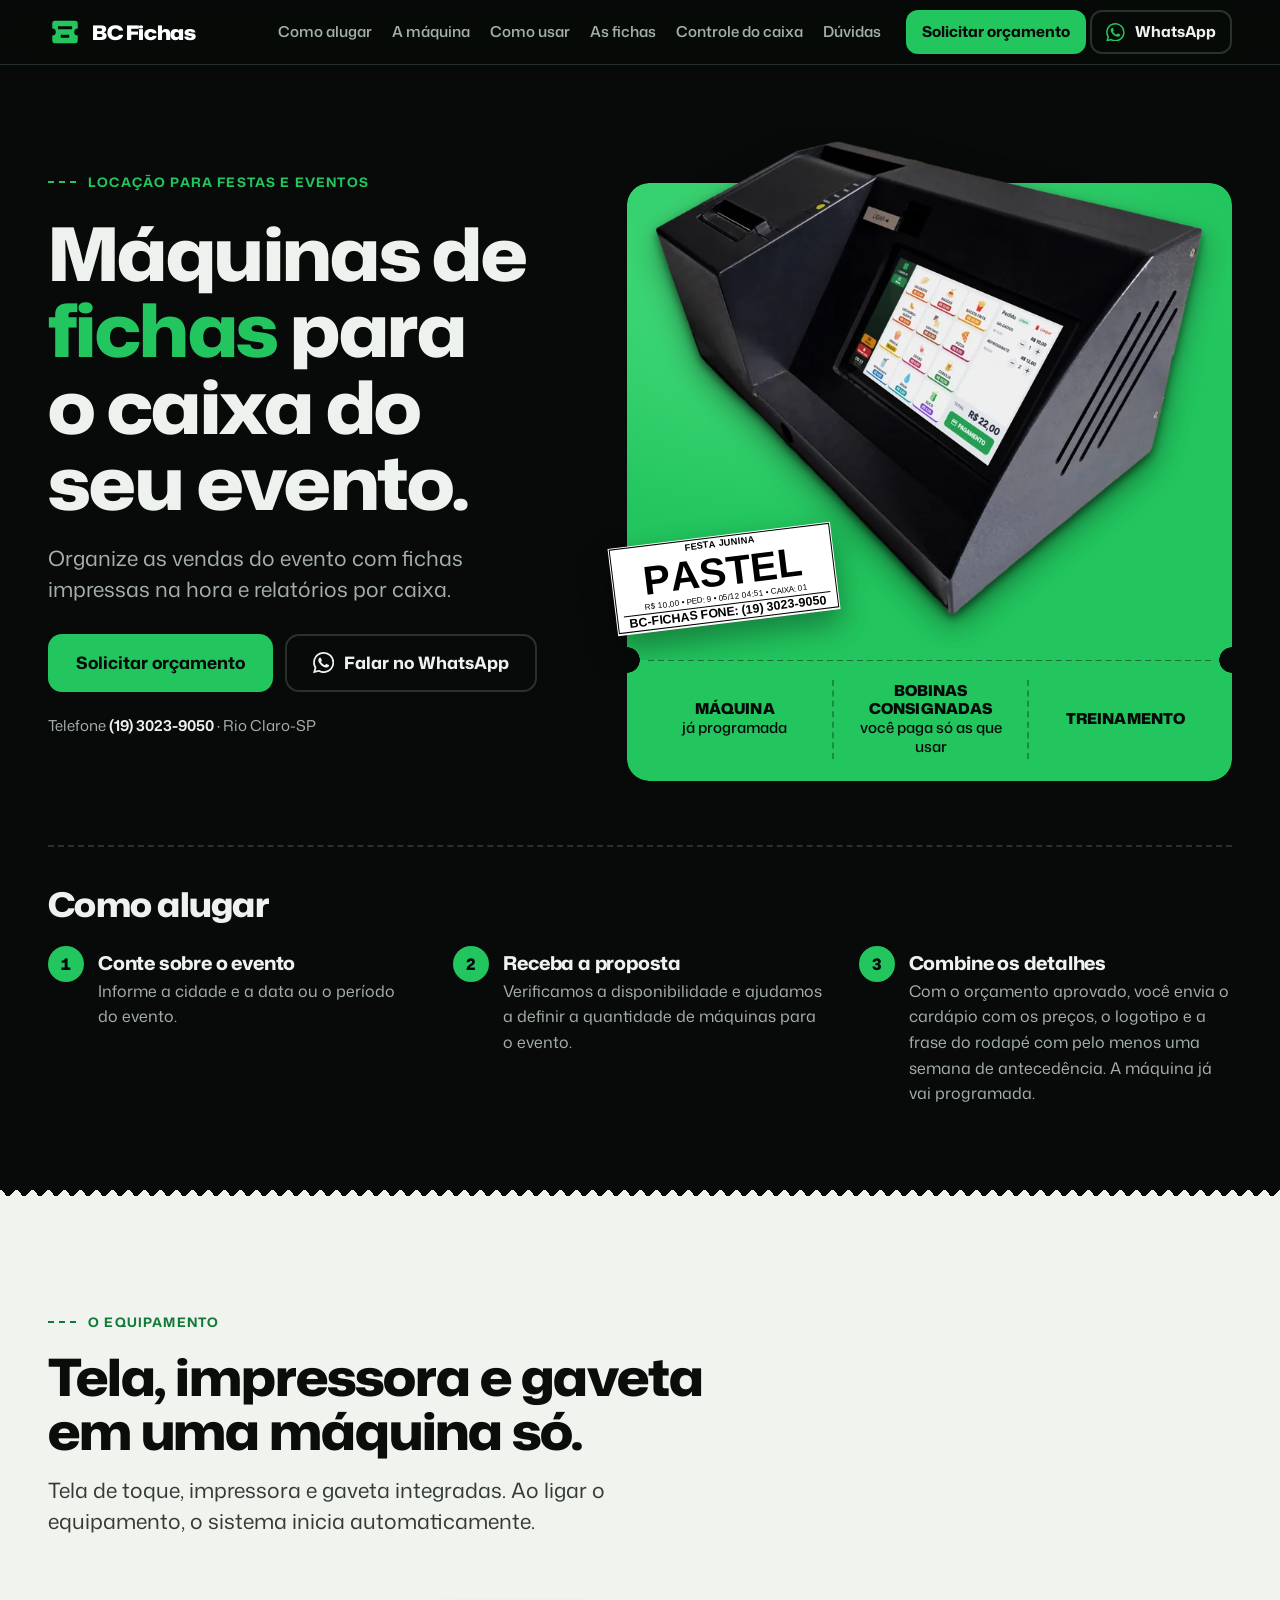
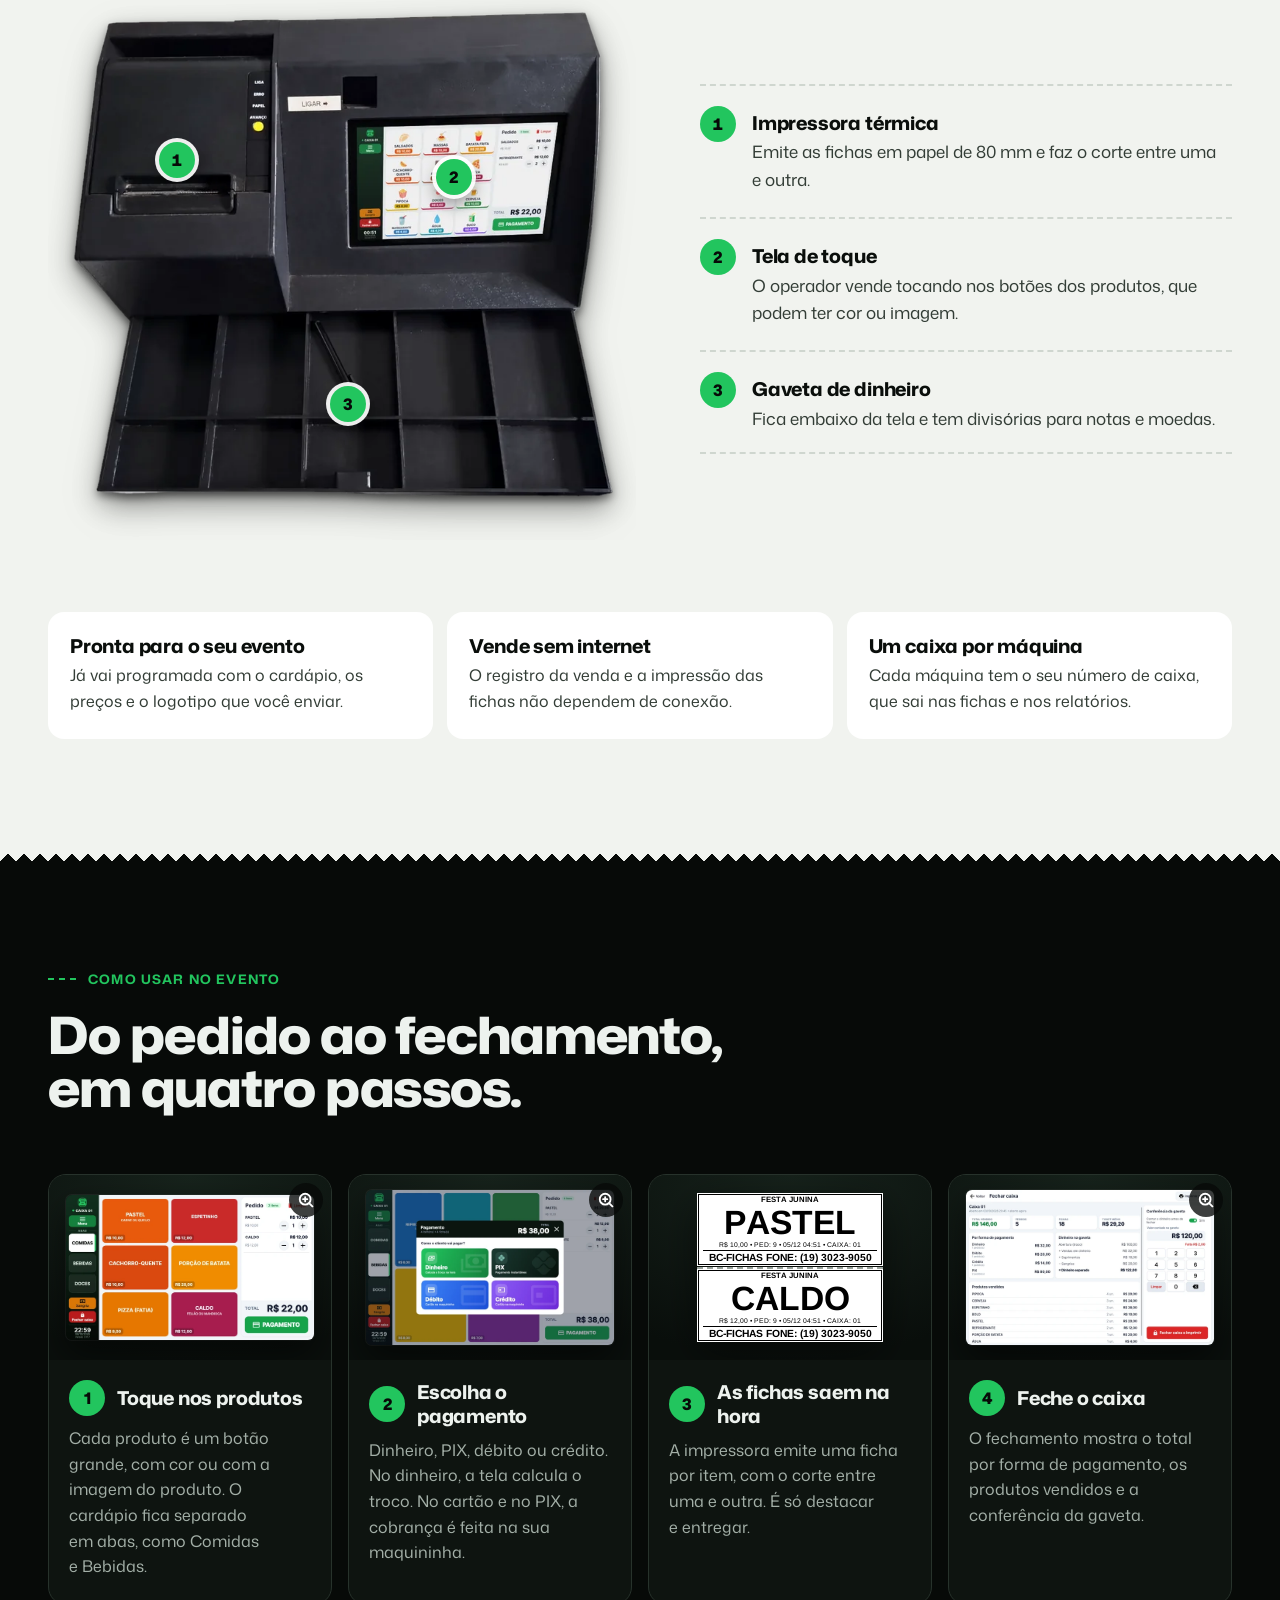
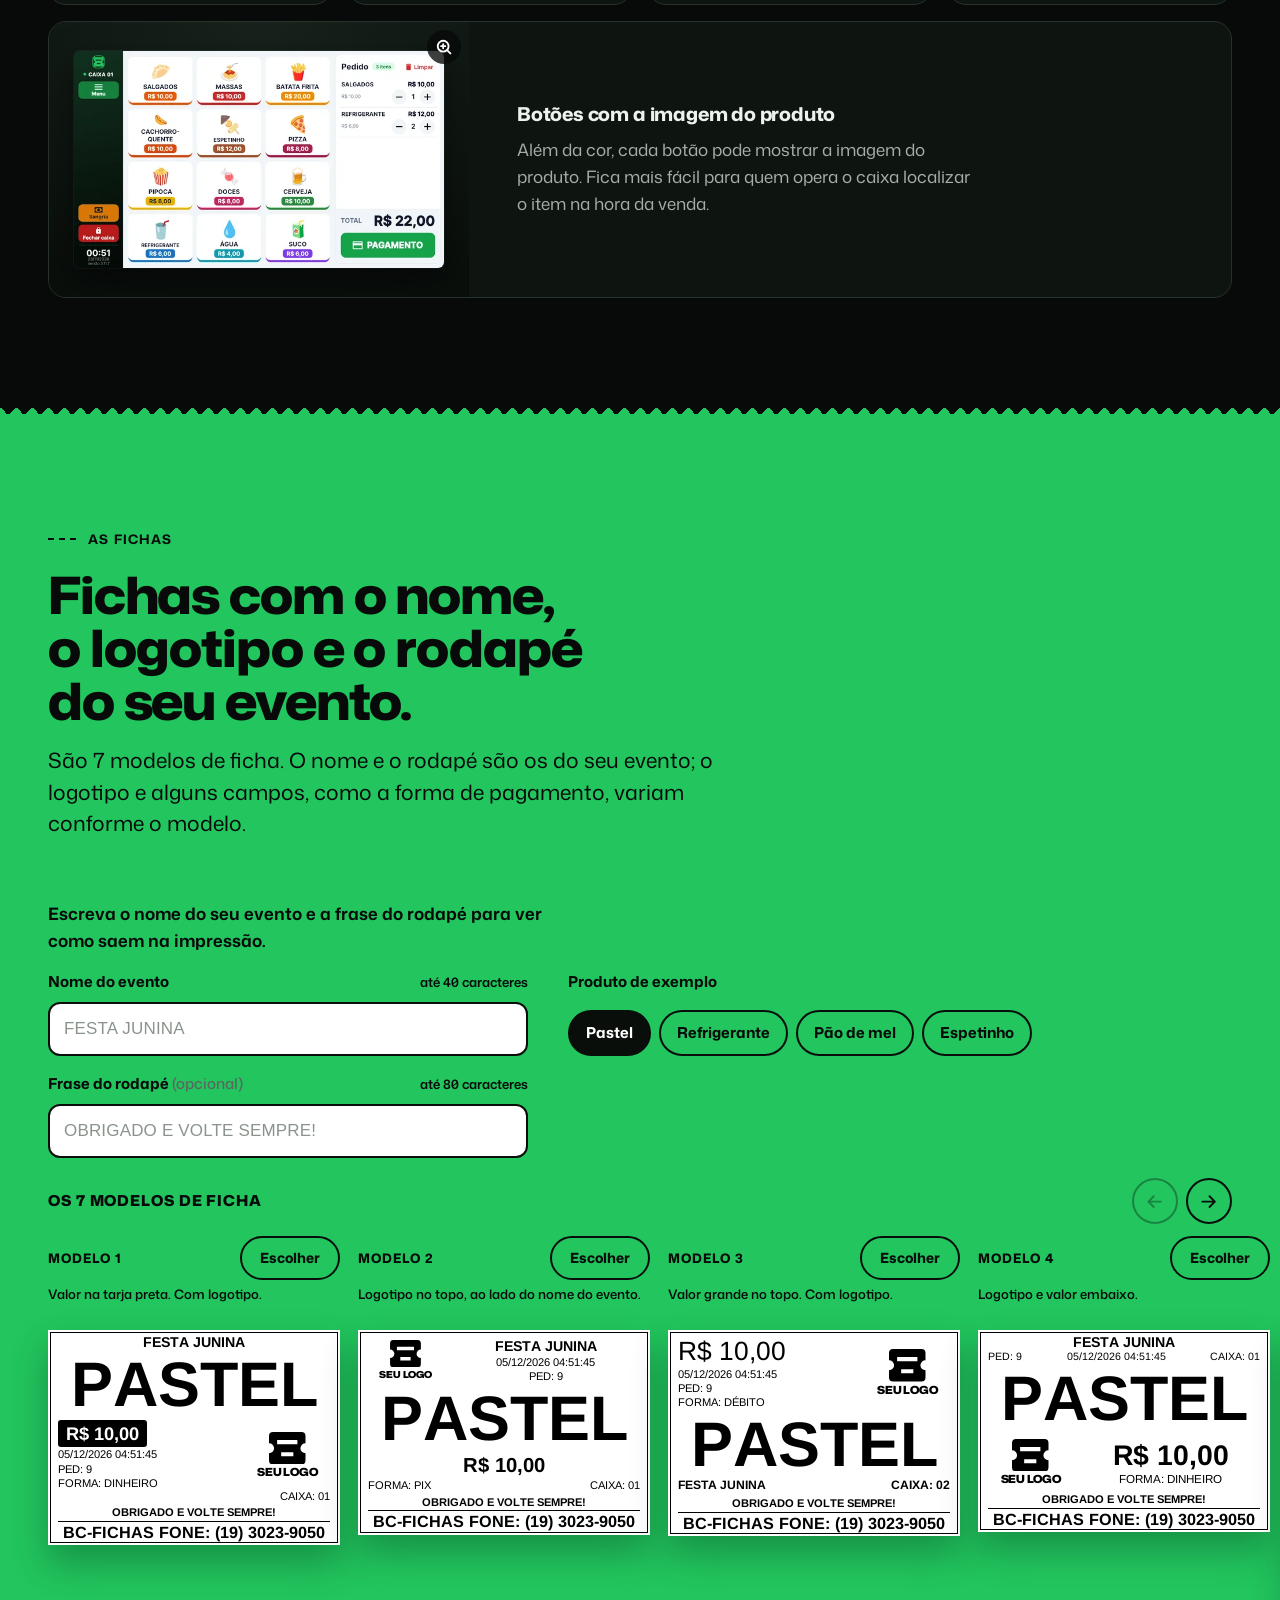
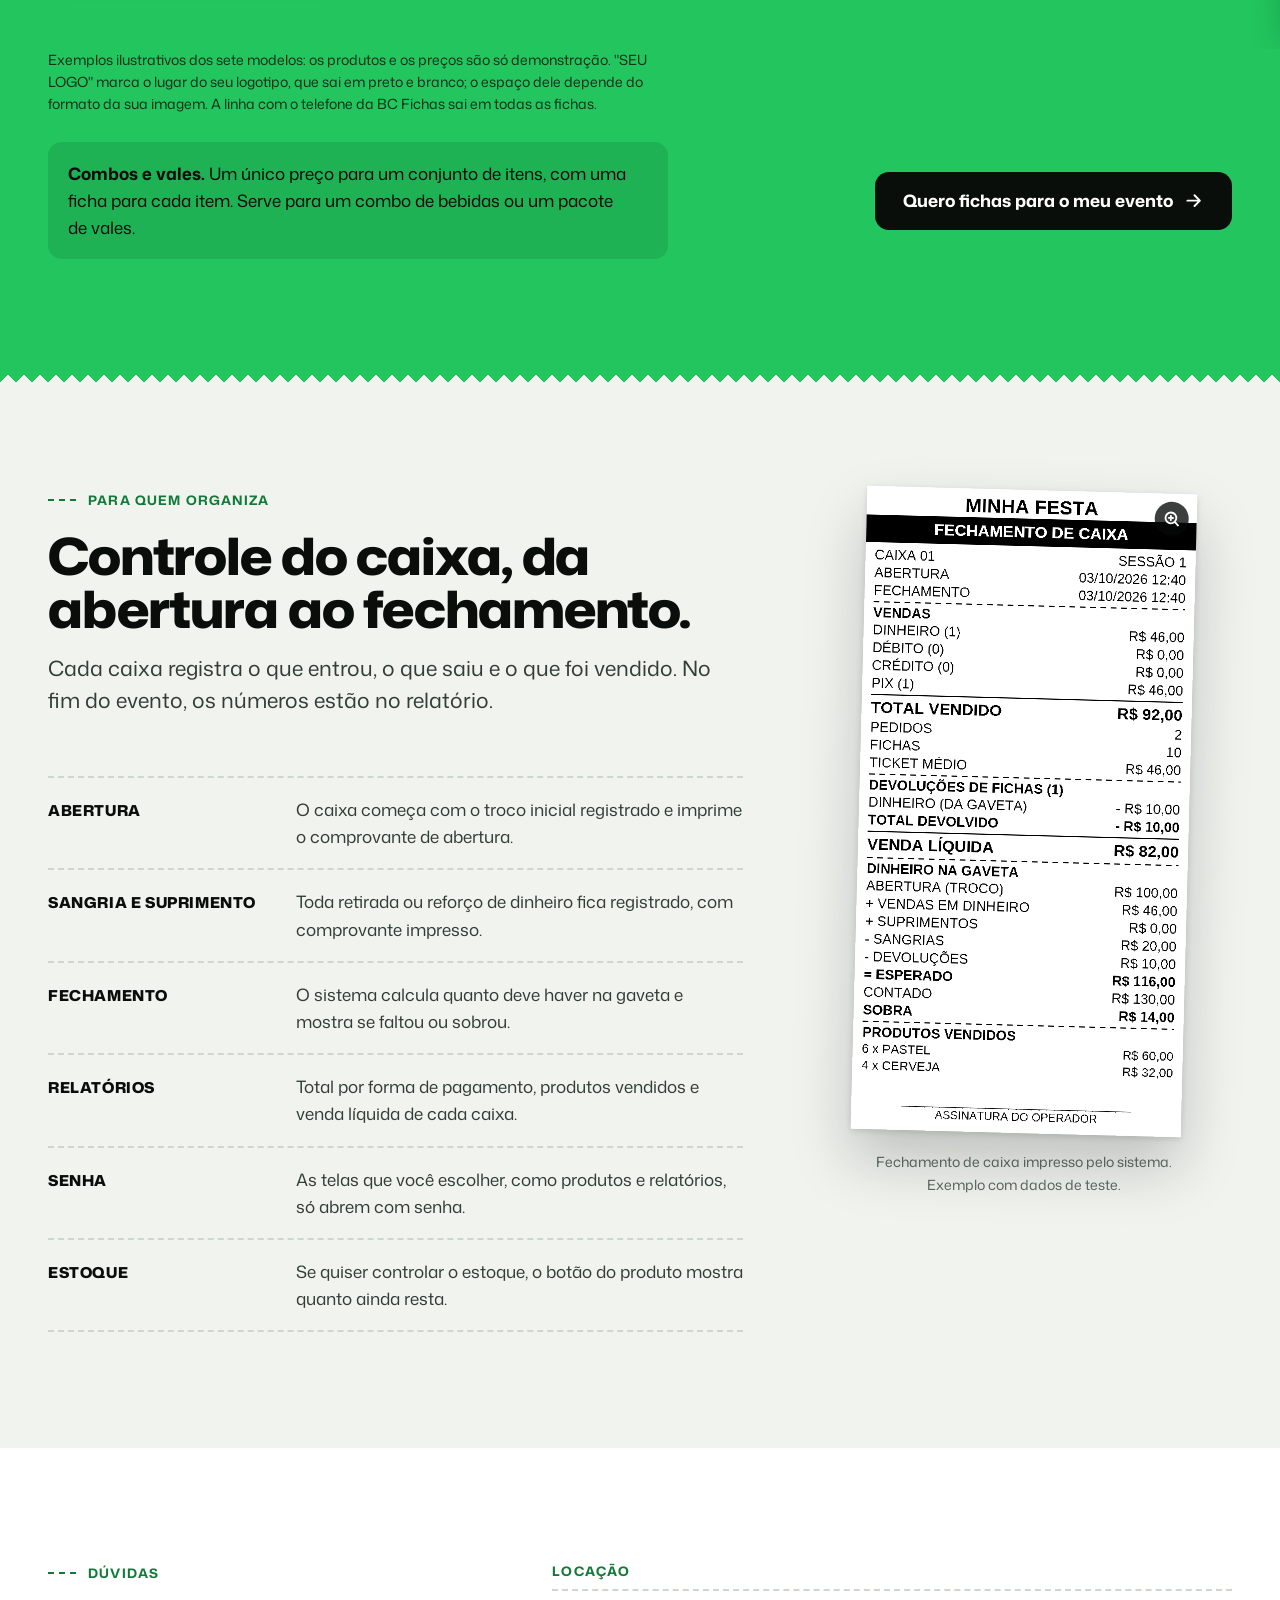
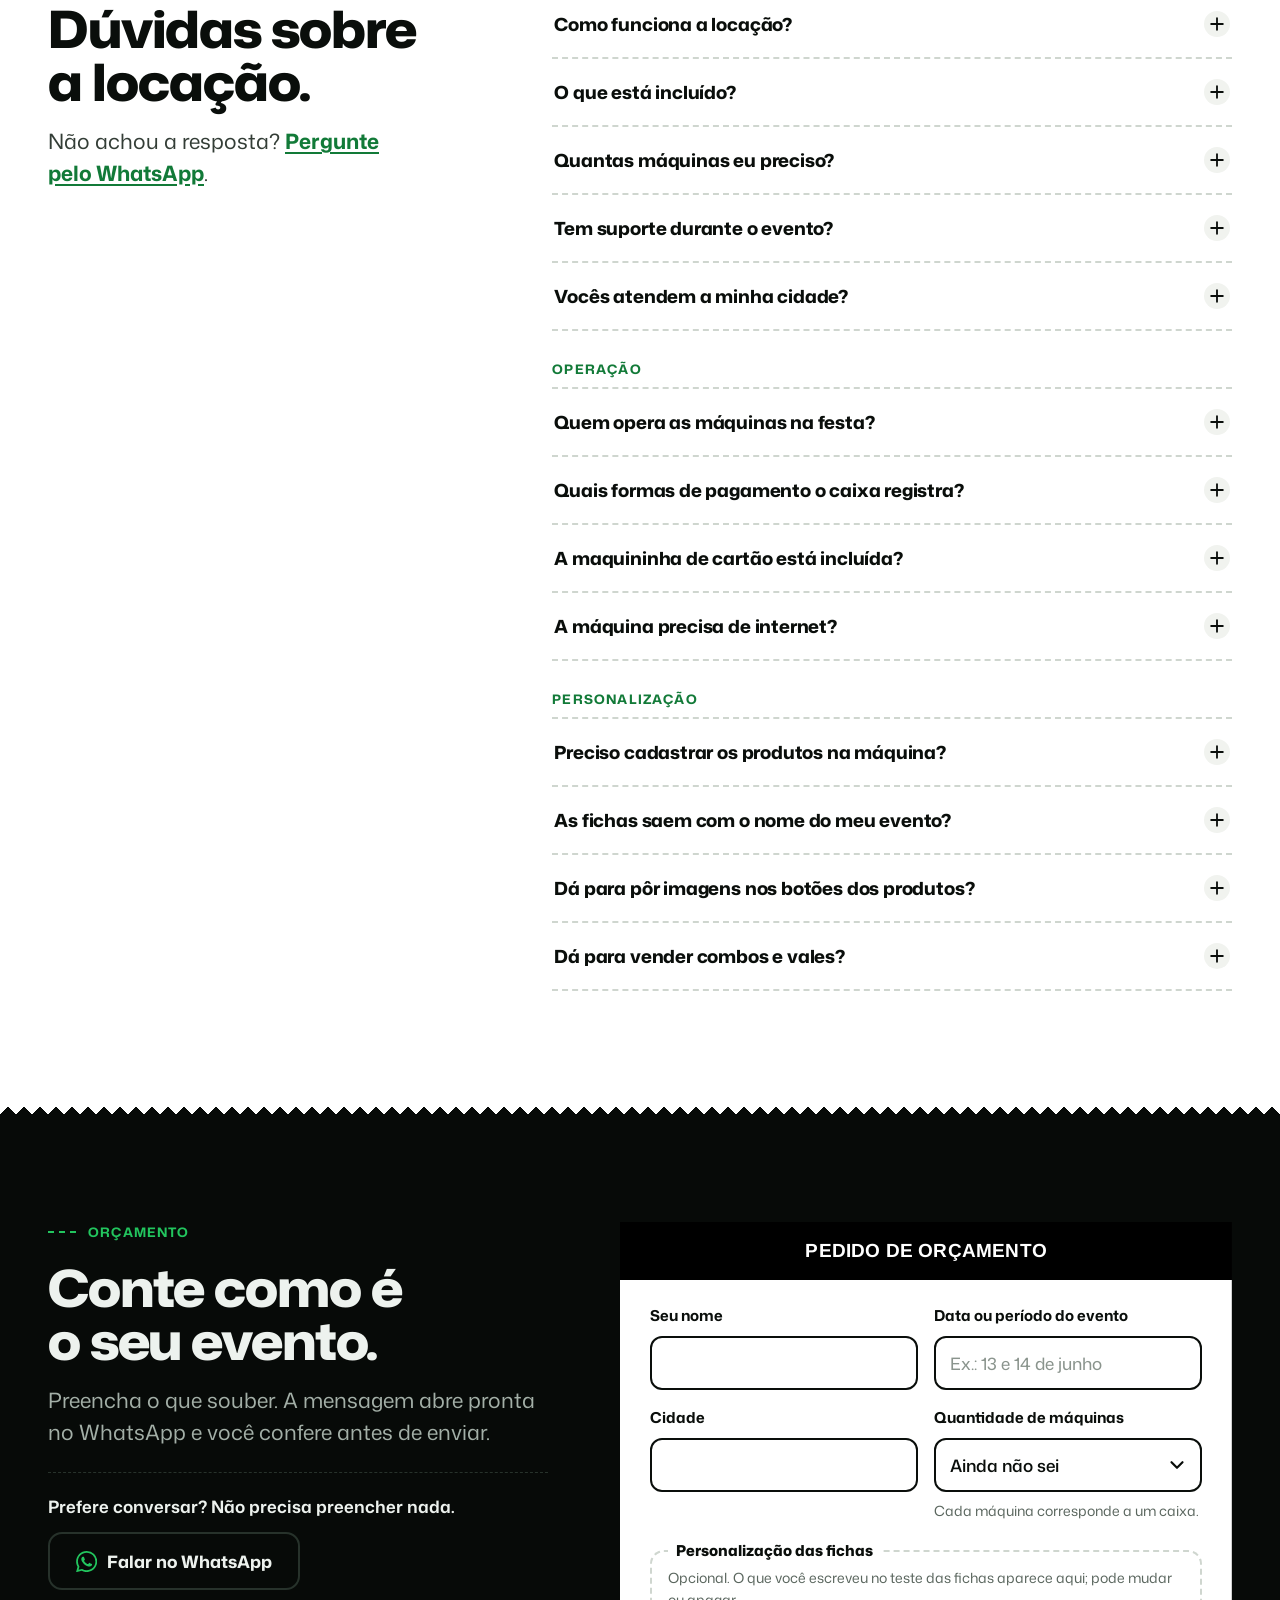
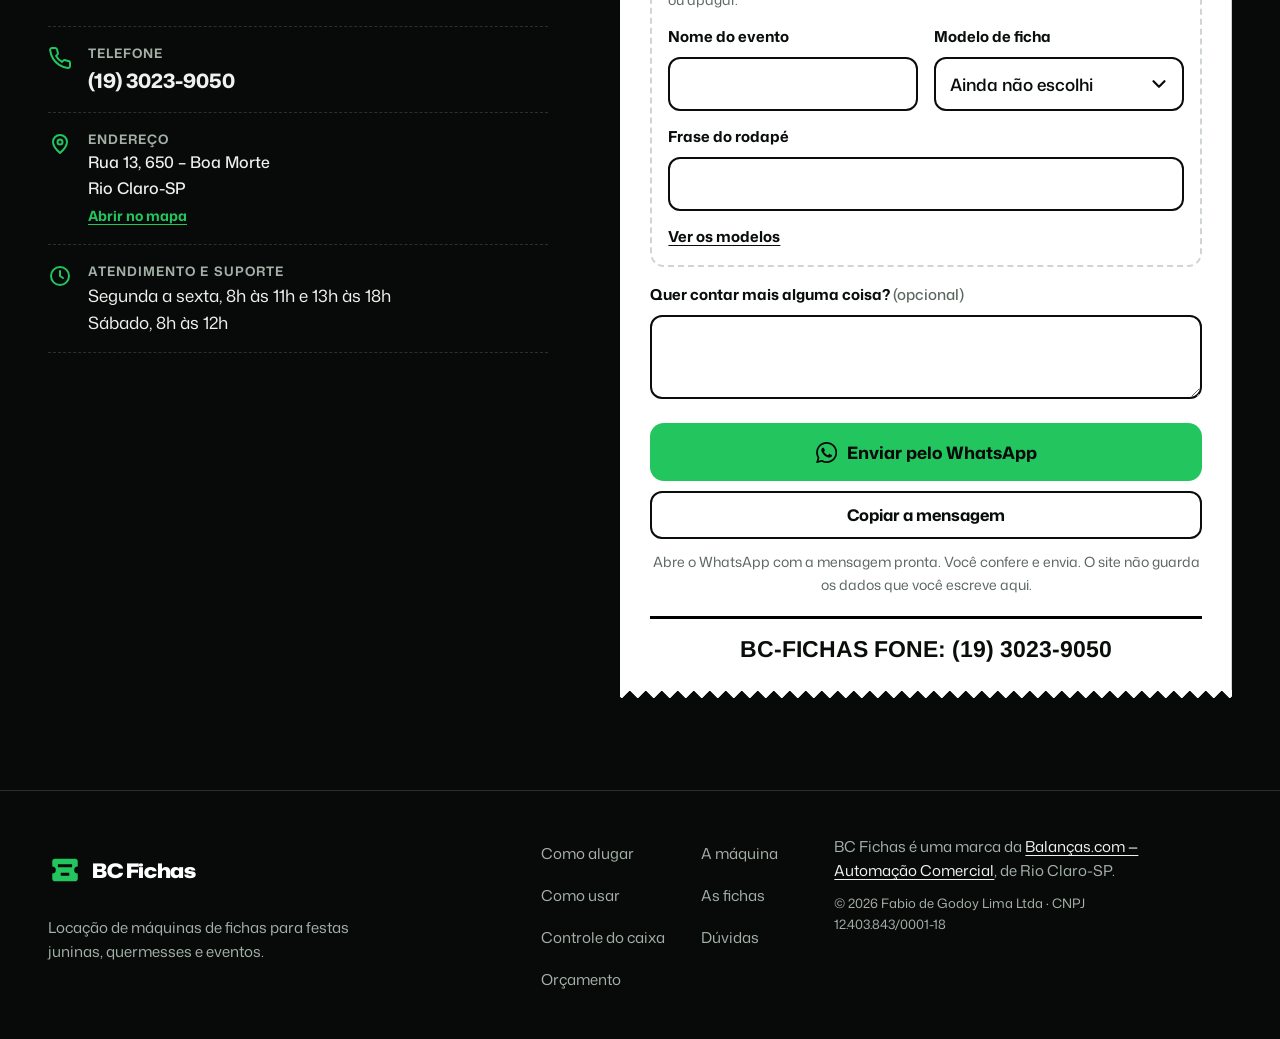
<file: site/index.html>
<!DOCTYPE html>
<html lang="pt-BR">
<head>
<meta charset="utf-8">
<meta name="viewport" content="width=device-width, initial-scale=1, viewport-fit=cover">
<title>Locação de máquinas de fichas para festas e eventos | BC Fichas</title>
<meta name="description" content="Locação de máquinas de fichas para festas juninas, quermesses e eventos. Aluguel com a máquina já programada e fichas impressas na hora. Orçamento pelo WhatsApp.">
<meta name="robots" content="index, follow, max-image-preview:large, max-snippet:-1">
<link rel="canonical" href="https://bcfichas.balancass.com/">
<meta name="theme-color" content="#070A08">
<meta name="format-detection" content="telephone=no">

<meta property="og:type" content="website">
<meta property="og:locale" content="pt_BR">
<meta property="og:site_name" content="BC Fichas">
<meta property="og:title" content="BC Fichas | Locação de máquinas de fichas para eventos">
<meta property="og:description" content="Locação para festas juninas, quermesses e eventos. As fichas saem impressas na hora, com o nome do seu evento.">
<meta property="og:url" content="https://bcfichas.balancass.com/">
<meta property="og:image" content="https://bcfichas.balancass.com/img/compartilhar.jpg?v=4">
<meta property="og:image:type" content="image/jpeg">
<meta property="og:image:width" content="1200">
<meta property="og:image:height" content="630">
<meta property="og:image:alt" content="Máquina de fichas BC Fichas com a tela de venda e uma ficha impressa.">
<meta name="twitter:card" content="summary_large_image">

<link rel="icon" href="favicon.ico" sizes="32x32">
<link rel="icon" href="img/icone.svg" type="image/svg+xml">
<link rel="apple-touch-icon" href="img/icone-180.png">
<link rel="manifest" href="site.webmanifest">

<link rel="preload" href="fonts/mona-sans-latin.woff2" as="font" type="font/woff2" crossorigin>
<link rel="preload" as="image" type="image/webp" fetchpriority="high"
      imagesrcset="img/maquina/maquina-frente-520.webp?v=3 520w, img/maquina/maquina-frente-800.webp?v=3 800w, img/maquina/maquina-frente-1200.webp?v=3 1200w"
      imagesizes="(min-width: 1000px) 50vw, 92vw">
<link rel="stylesheet" href="css/site.css?v=16">
<noscript><style>:root { --f-ficha: "Ficha", Arial, "Liberation Sans", "Helvetica Neue", Helvetica, sans-serif; }</style></noscript>

<script type="application/ld+json">
{
  "@context": "https://schema.org",
  "@graph": [
    {
      "@type": "WebSite",
      "@id": "https://bcfichas.balancass.com/#site",
      "name": "BC Fichas",
      "url": "https://bcfichas.balancass.com/",
      "description": "Locação de máquinas de fichas para festas juninas, quermesses e eventos.",
      "inLanguage": "pt-BR",
      "publisher": { "@id": "https://bcfichas.balancass.com/#empresa" }
    },
    {
      "@type": "WebPage",
      "@id": "https://bcfichas.balancass.com/#pagina",
      "url": "https://bcfichas.balancass.com/",
      "name": "Locação de máquinas de fichas para festas e eventos | BC Fichas",
      "description": "Locação de máquinas de fichas para festas juninas, quermesses e eventos. Aluguel com a máquina já programada e fichas impressas na hora. Orçamento pelo WhatsApp.",
      "inLanguage": "pt-BR",
      "isPartOf": { "@id": "https://bcfichas.balancass.com/#site" },
      "about": { "@id": "https://bcfichas.balancass.com/#servico" },
      "primaryImageOfPage": {
        "@type": "ImageObject",
        "url": "https://bcfichas.balancass.com/img/compartilhar.jpg?v=4",
        "width": 1200,
        "height": 630
      },
      "dateModified": "2026-11-23"
    },
    {
      "@type": "Service",
      "@id": "https://bcfichas.balancass.com/#servico",
      "name": "BC Fichas: locação de máquinas de fichas para eventos",
      "alternateName": "Aluguel de máquinas de fichas para festas e eventos",
      "serviceType": "Locação de máquinas de fichas",
      "category": "Locação de equipamentos para eventos",
      "description": "Locação de máquinas de fichas para festas juninas, quermesses e eventos. A máquina vai programada com os produtos, os preços e o logotipo do evento. O treinamento está incluído e as bobinas são consignadas.",
      "url": "https://bcfichas.balancass.com/",
      "image": "https://bcfichas.balancass.com/img/compartilhar.jpg?v=4",
      "brand": { "@type": "Brand", "name": "BC Fichas" },
      "provider": { "@id": "https://bcfichas.balancass.com/#empresa" }
    },
    {
      "@type": "LocalBusiness",
      "@id": "https://bcfichas.balancass.com/#empresa",
      "name": "Balanças.com — Automação Comercial",
      "legalName": "Fabio de Godoy Lima Ltda",
      "taxID": "12.403.843/0001-18",
      "url": "https://balancass.com/",
      "image": "https://bcfichas.balancass.com/img/compartilhar.jpg?v=4",
      "telephone": "+55-19-3023-9050",
      "address": {
        "@type": "PostalAddress",
        "streetAddress": "Rua 13, 650 – Boa Morte",
        "addressLocality": "Rio Claro",
        "addressRegion": "SP",
        "postalCode": "13500-120",
        "addressCountry": "BR"
      },
      "hasMap": "https://www.google.com/maps/search/?api=1&query=Rua%2013%2C%20650%20-%20Boa%20Morte%2C%20Rio%20Claro%20-%20SP%2C%2013500-120",
      "openingHoursSpecification": [
        { "@type": "OpeningHoursSpecification", "dayOfWeek": ["Monday", "Tuesday", "Wednesday", "Thursday", "Friday"], "opens": "08:00", "closes": "11:00" },
        { "@type": "OpeningHoursSpecification", "dayOfWeek": ["Monday", "Tuesday", "Wednesday", "Thursday", "Friday"], "opens": "13:00", "closes": "18:00" },
        { "@type": "OpeningHoursSpecification", "dayOfWeek": "Saturday", "opens": "08:00", "closes": "12:00" }
      ]
    },
    {
      "@type": "FAQPage",
      "@id": "https://bcfichas.balancass.com/#duvidas",
      "isPartOf": { "@id": "https://bcfichas.balancass.com/#pagina" },
      "mainEntity": [
        {
          "@type": "Question",
          "name": "Como funciona a locação?",
          "acceptedAnswer": { "@type": "Answer", "text": "Você informa a cidade, a data e como é o evento, e recebe a proposta pelo WhatsApp. Com o orçamento aprovado, envia o cardápio com os preços, o logotipo e a frase do rodapé com pelo menos uma semana de antecedência. A máquina já vai programada." }
        },
        {
          "@type": "Question",
          "name": "O que está incluído?",
          "acceptedAnswer": { "@type": "Answer", "text": "O manual e o treinamento para operar a máquina. As bobinas de papel são consignadas: você só paga as que usar." }
        },
        {
          "@type": "Question",
          "name": "Preciso cadastrar os produtos na máquina?",
          "acceptedAnswer": { "@type": "Answer", "text": "Não. Você envia a lista de produtos, os preços, o logotipo e a frase do rodapé das fichas, e a máquina já vai programada para o seu evento. Pedimos esse material com pelo menos uma semana de antecedência." }
        },
        {
          "@type": "Question",
          "name": "A maquininha de cartão está incluída?",
          "acceptedAnswer": { "@type": "Answer", "text": "Não. A maquininha de cartão é por conta do cliente. Você usa a sua, e o caixa registra se a venda foi no débito, no crédito ou no PIX." }
        },
        {
          "@type": "Question",
          "name": "Quais formas de pagamento o caixa registra?",
          "acceptedAnswer": { "@type": "Answer", "text": "Dinheiro, PIX, débito e crédito. No dinheiro, a tela calcula o troco. No cartão e no PIX, a cobrança é feita na maquininha e o caixa registra a forma de pagamento para o relatório." }
        },
        {
          "@type": "Question",
          "name": "A máquina precisa de internet?",
          "acceptedAnswer": { "@type": "Answer", "text": "Não. O registro da venda e a impressão das fichas funcionam sem internet. Só a maquininha de cartão depende da conexão dela." }
        },
        {
          "@type": "Question",
          "name": "As fichas saem com o nome do meu evento?",
          "acceptedAnswer": { "@type": "Answer", "text": "Sim. Todas as fichas saem com o nome do evento. O logotipo aparece nos modelos 1 a 5. O rodapé também é seu: uma frase que sai no pé de todas as fichas." }
        },
        {
          "@type": "Question",
          "name": "Dá para pôr imagens nos botões dos produtos?",
          "acceptedAnswer": { "@type": "Answer", "text": "Sim. Cada botão da tela de venda pode mostrar a imagem do produto, o que ajuda quem opera o caixa a localizar o item mais rápido. Sem imagem, o botão fica com uma cor." }
        }
      ]
    }
  ]
}
</script>
</head>
<body>

<!-- ============ Ícones (um desenho só, usado em toda a página) ============ -->
<svg class="icones" aria-hidden="true" focusable="false">
  <symbol id="i-zap" viewBox="0 0 24 24"><path fill="currentColor" d="M17.472 14.382c-.297-.149-1.758-.867-2.03-.967-.273-.099-.471-.148-.67.15-.197.297-.767.966-.94 1.164-.173.199-.347.223-.644.075-.297-.15-1.255-.463-2.39-1.475-.883-.788-1.48-1.761-1.653-2.059-.173-.297-.018-.458.13-.606.134-.133.298-.347.446-.52.149-.174.198-.298.298-.497.099-.198.05-.371-.025-.52-.075-.149-.669-1.612-.916-2.207-.242-.579-.487-.5-.669-.51-.173-.008-.371-.01-.57-.01-.198 0-.52.074-.792.372-.272.297-1.04 1.016-1.04 2.479 0 1.462 1.065 2.875 1.213 3.074.149.198 2.096 3.2 5.077 4.487.709.306 1.262.489 1.694.625.712.227 1.36.195 1.871.118.571-.085 1.758-.719 2.006-1.413.248-.694.248-1.289.173-1.413-.074-.124-.272-.198-.57-.347m-5.421 7.403h-.004a9.87 9.87 0 0 1-5.031-1.378l-.361-.214-3.741.982.998-3.648-.235-.374a9.86 9.86 0 0 1-1.51-5.26c.001-5.45 4.436-9.884 9.888-9.884 2.64 0 5.122 1.03 6.988 2.898a9.825 9.825 0 0 1 2.893 6.994c-.003 5.45-4.437 9.884-9.885 9.884m8.413-18.297A11.815 11.815 0 0 0 12.05 0C5.495 0 .16 5.335.157 11.892c0 2.096.547 4.142 1.588 5.945L.057 24l6.305-1.654a11.882 11.882 0 0 0 5.683 1.448h.005c6.554 0 11.89-5.335 11.893-11.893a11.821 11.821 0 0 0-3.48-8.413Z"/></symbol>
  <symbol id="i-ficha" viewBox="0 0 24 24"><path fill="currentColor" fill-rule="evenodd" d="M3,6A2,2 0 0,1 5,4H19A2,2 0 0,1 21,6V9.5A2.5,2.5 0 0,0 21,14.5V18A2,2 0 0,1 19,20H5A2,2 0 0,1 3,18V14.5A2.5,2.5 0 0,0 3,9.5Z M7,8V10H17V8Z M9,14V16H15V14Z"/></symbol>
  <symbol id="i-fone" viewBox="0 0 24 24"><path fill="none" stroke="currentColor" stroke-width="2" stroke-linecap="round" stroke-linejoin="round" d="M22 16.92v3a2 2 0 0 1-2.18 2 19.8 19.8 0 0 1-8.63-3.07 19.5 19.5 0 0 1-6-6 19.8 19.8 0 0 1-3.07-8.67A2 2 0 0 1 4.11 2h3a2 2 0 0 1 2 1.72c.13.96.36 1.9.7 2.81a2 2 0 0 1-.45 2.11L8.09 9.91a16 16 0 0 0 6 6l1.27-1.27a2 2 0 0 1 2.11-.45c.91.34 1.85.57 2.81.7A2 2 0 0 1 22 16.92Z"/></symbol>
  <symbol id="i-seta" viewBox="0 0 24 24"><path fill="none" stroke="currentColor" stroke-width="2.2" stroke-linecap="round" stroke-linejoin="round" d="M5 12h14M13 6l6 6-6 6"/></symbol>
  <symbol id="i-desce" viewBox="0 0 24 24"><path fill="none" stroke="currentColor" stroke-width="2.2" stroke-linecap="round" stroke-linejoin="round" d="M12 5v14M6 13l6 6 6-6"/></symbol>
  <symbol id="i-mais" viewBox="0 0 24 24"><path fill="none" stroke="currentColor" stroke-width="2.2" stroke-linecap="round" d="M12 5v14M5 12h14"/></symbol>
  <symbol id="i-menu" viewBox="0 0 24 24"><path fill="none" stroke="currentColor" stroke-width="2.2" stroke-linecap="round" d="M4 7h16M4 12h16M4 17h16"/></symbol>
  <symbol id="i-lupa" viewBox="0 0 24 24"><g fill="none" stroke="currentColor" stroke-width="2.2" stroke-linecap="round"><circle cx="11" cy="11" r="6.5"/><path d="m16 16 4.5 4.5M11 8.5v5M8.5 11h5"/></g></symbol>
  <symbol id="i-volta" viewBox="0 0 24 24"><path fill="none" stroke="currentColor" stroke-width="2.2" stroke-linecap="round" stroke-linejoin="round" d="M19 12H5M11 6l-6 6 6 6"/></symbol>
  <symbol id="i-pino" viewBox="0 0 24 24"><g fill="none" stroke="currentColor" stroke-width="2" stroke-linecap="round" stroke-linejoin="round"><path d="M12 21s-7-6.2-7-11a7 7 0 0 1 14 0c0 4.8-7 11-7 11Z"/><circle cx="12" cy="10" r="2.5"/></g></symbol>
  <symbol id="i-hora" viewBox="0 0 24 24"><g fill="none" stroke="currentColor" stroke-width="2" stroke-linecap="round" stroke-linejoin="round"><circle cx="12" cy="12" r="9"/><path d="M12 7v5l3 2"/></g></symbol>
</svg>

<a class="pular" href="#conteudo">Pular para o conteúdo</a>

<!-- ============ Cabeçalho ============ -->
<!-- "Solicitar orçamento" leva sempre ao formulário da página; "Falar no WhatsApp" abre a conversa direta.
     As duas opções aparecem lado a lado no cabeçalho, na abertura, na barra do celular e na seção de orçamento. -->
<header class="topo" id="topo">
  <div class="miolo topo__linha">
    <a class="marca" href="#inicio" aria-label="BC Fichas, início da página">
      <svg class="marca__simbolo" aria-hidden="true"><use href="#i-ficha"/></svg>
      <span class="marca__nome">BC Fichas</span>
    </a>

    <nav class="topo__nav" aria-label="Seções da página">
      <a href="#como-alugar">Como alugar</a>
      <a href="#maquina">A máquina</a>
      <a href="#como-funciona">Como usar</a>
      <a href="#fichas">As fichas</a>
      <a href="#caixa">Controle do caixa</a>
      <a href="#duvidas">Dúvidas</a>
    </nav>

    <a class="btn btn--zap topo__cta" href="#orcamento">Solicitar orçamento</a>
    <a class="btn btn--linha topo__zap" data-zap href="https://wa.me/551930239050?text=Ol%C3%A1!%20Vim%20pelo%20site%20do%20BC%20Fichas%20e%20quero%20um%20or%C3%A7amento%20para%20o%20meu%20evento." target="_blank" rel="noopener" aria-label="Falar no WhatsApp"><svg class="i" aria-hidden="true"><use href="#i-zap"/></svg>WhatsApp</a>

    <details class="menu">
      <summary class="menu__botao"><svg class="i" aria-hidden="true"><use href="#i-menu"/></svg><span>Menu</span></summary>
      <nav class="menu__painel" aria-label="Menu">
        <a href="#como-alugar">Como alugar</a>
        <a href="#maquina">A máquina</a>
        <a href="#como-funciona">Como usar no evento</a>
        <a href="#fichas">As fichas</a>
        <a href="#caixa">Controle do caixa</a>
        <a href="#duvidas">Dúvidas</a>
        <a class="menu__destaque" href="#orcamento">Solicitar orçamento</a>
        <a class="menu__destaque" data-zap href="https://wa.me/551930239050?text=Ol%C3%A1!%20Vim%20pelo%20site%20do%20BC%20Fichas%20e%20quero%20um%20or%C3%A7amento%20para%20o%20meu%20evento." target="_blank" rel="noopener"><svg class="i" aria-hidden="true"><use href="#i-zap"/></svg>Falar no WhatsApp</a>
        <a href="tel:+551930239050"><svg class="i" aria-hidden="true"><use href="#i-fone"/></svg>(19) 3023-9050</a>
      </nav>
    </details>
  </div>
</header>

<main id="conteudo">

<!-- ============ Início ============ -->
<section class="heroi" id="inicio" aria-labelledby="t-inicio">
  <div class="miolo heroi__grade">
    <div class="heroi__texto">
      <p class="rotulo">Locação para festas e eventos</p>
      <h1 id="t-inicio">Máquinas de <span class="realce">fichas</span> para o caixa do seu evento.</h1>
      <p class="lide">Organize as vendas do evento com fichas impressas na hora e relatórios por caixa.</p>
      <div class="acoes">
        <a class="btn btn--zap btn--g" href="#orcamento">Solicitar orçamento</a>
        <a class="btn btn--linha btn--g" data-zap href="https://wa.me/551930239050?text=Ol%C3%A1!%20Vim%20pelo%20site%20do%20BC%20Fichas%20e%20quero%20um%20or%C3%A7amento%20para%20o%20meu%20evento." target="_blank" rel="noopener"><svg class="i" aria-hidden="true"><use href="#i-zap"/></svg>Falar no WhatsApp</a>
      </div>
      <p class="heroi__contato">Telefone <a href="tel:+551930239050">(19) 3023-9050</a> · Rio Claro-SP</p>
    </div>

    <div class="heroi__visual">
      <div class="bilhete">
        <div class="bilhete__palco">
          <div class="bilhete__topo" aria-hidden="true"></div>
          <img class="heroi__foto" src="img/maquina/maquina-frente-800.webp?v=3"
               srcset="img/maquina/maquina-frente-520.webp?v=3 520w, img/maquina/maquina-frente-800.webp?v=3 800w, img/maquina/maquina-frente-1200.webp?v=3 1200w"
               sizes="(min-width: 1000px) 50vw, 92vw" width="1200" height="1050" fetchpriority="high" decoding="async"
               alt="Máquina de fichas da BC Fichas: terminal preto com a impressora à esquerda e a tela de toque mostrando os botões dos produtos, cada um com a sua imagem, e o total do pedido.">
          <div class="ficha heroi__ficha" aria-hidden="true">
            <div class="ficha__c">
              <p class="f-evento" style="--t:24">FESTA JUNINA</p>
              <p class="f-produto" data-max="104" style="--t:104"><span class="f-l">PASTEL</span></p>
              <p class="f-resumo">R$ 10,00  •  PED: 9  •  <span data-agora="curta">02/10 18:49</span>  •  CAIXA: 01</p>
              <p class="f-rodape">BC-FICHAS FONE: (19) 3023-9050</p>
            </div>
          </div>
        </div>
        <ul class="bilhete__canhoto" role="list">
          <li><b>Máquina</b> já programada</li>
          <li><b>Bobinas consignadas</b> você paga só as que usar</li>
          <li><b>Treinamento</b></li>
        </ul>
      </div>
    </div>
  </div>
</section>

<!-- ============ Como alugar ============ -->
<section class="alugar" id="como-alugar" aria-labelledby="t-alugar">
  <div class="miolo">
    <div class="alugar__c">
      <h2 class="alugar__t" id="t-alugar">Como alugar</h2>
      <ol class="alugar__passos" role="list">
        <li>
          <span class="marco" aria-hidden="true">1</span>
          <div>
            <h3>Conte sobre o evento</h3>
            <p>Informe a cidade e a data ou o período do evento.</p>
          </div>
        </li>
        <li>
          <span class="marco" aria-hidden="true">2</span>
          <div>
            <h3>Receba a proposta</h3>
            <p>Verificamos a disponibilidade e ajudamos a definir a quantidade de máquinas para o evento.</p>
          </div>
        </li>
        <li>
          <span class="marco" aria-hidden="true">3</span>
          <div>
            <h3>Combine os detalhes</h3>
            <p>Com o orçamento aprovado, você envia o cardápio com os preços, o logotipo e a frase do rodapé com pelo menos uma semana de antecedência. A máquina já vai programada.</p>
          </div>
        </li>
      </ol>
    </div>
  </div>
</section>

<!-- ============ A máquina ============ -->
<section class="faixa faixa--papel dente-cima dente-baixo" id="maquina" aria-labelledby="t-maquina">
  <div class="miolo">
    <header class="cabeca">
      <p class="rotulo">O equipamento</p>
      <h2 id="t-maquina">Tela, impressora e gaveta em uma máquina só.</h2>
      <p class="lide">Tela de toque, impressora e gaveta integradas. Ao ligar o equipamento, o sistema inicia automaticamente.</p>
    </header>

    <div class="anatomia">
      <figure class="anatomia__foto">
        <img src="img/maquina/maquina-cima-800.webp?v=3"
             srcset="img/maquina/maquina-cima-520.webp?v=3 520w, img/maquina/maquina-cima-800.webp?v=3 800w, img/maquina/maquina-cima-1200.webp?v=3 1172w"
             sizes="(min-width: 1000px) 46vw, 92vw" width="1172" height="1080" loading="lazy" decoding="async"
             alt="A máquina vista de cima, com a gaveta de dinheiro aberta: impressora à esquerda, tela de toque à direita e gaveta com divisórias na frente.">
        <span class="marco" data-marco="1" style="--x:22%;--y:30%" aria-hidden="true">1</span>
        <span class="marco" data-marco="2" style="--x:69%;--y:33%" aria-hidden="true">2</span>
        <span class="marco" data-marco="3" style="--x:51%;--y:75%" aria-hidden="true">3</span>
      </figure>

      <div class="anatomia__lado">
        <ol class="anatomia__lista" role="list">
          <li data-marco="1">
            <span class="marco" aria-hidden="true">1</span>
            <div>
              <h3>Impressora térmica</h3>
              <p>Emite as fichas em papel de 80 mm e faz o corte entre uma e outra.</p>
            </div>
          </li>
          <li data-marco="2">
            <span class="marco" aria-hidden="true">2</span>
            <div>
              <h3>Tela de toque</h3>
              <p>O operador vende tocando nos botões dos produtos, que podem ter cor ou imagem.</p>
            </div>
          </li>
          <li data-marco="3">
            <span class="marco" aria-hidden="true">3</span>
            <div>
              <h3>Gaveta de dinheiro</h3>
              <p>Fica embaixo da tela e tem divisórias para notas e moedas.</p>
            </div>
          </li>
        </ol>
      </div>
    </div>

    <ul class="fatos" role="list">
      <li>
        <h3>Pronta para o seu evento</h3>
        <p>Já vai programada com o cardápio, os preços e o logotipo que você enviar.</p>
      </li>
      <li>
        <h3>Vende sem internet</h3>
        <p>O registro da venda e a impressão das fichas não dependem de conexão.</p>
      </li>
      <li>
        <h3>Um caixa por máquina</h3>
        <p>Cada máquina tem o seu número de caixa, que sai nas fichas e nos relatórios.</p>
      </li>
    </ul>

  </div>
</section>

<!-- ============ Como usar no evento ============ -->
<section class="faixa faixa--preto" id="como-funciona" aria-labelledby="t-como">
  <div class="miolo">
    <header class="cabeca">
      <p class="rotulo">Como usar no evento</p>
      <h2 id="t-como">Do pedido ao fechamento, em quatro passos.</h2>
    </header>

    <ol class="passos" role="list">
      <li class="passo">
        <a class="passo__img passo__img--tela" href="img/sistema/tela-venda-1024.webp" data-amplia data-legenda="Tela de venda do BC Fichas." aria-label="Ampliar a tela de venda">
          <img src="img/sistema/tela-venda-640.webp" srcset="img/sistema/tela-venda-640.webp 640w, img/sistema/tela-venda-1024.webp 1024w" sizes="(min-width: 1100px) 22vw, (min-width: 640px) 42vw, 86vw" width="640" height="375" loading="lazy" decoding="async"
               alt="Tela de venda do BC Fichas: botões grandes e coloridos dos produtos, abas Comidas, Bebidas e Doces, e o pedido com o total à direita.">
          <svg class="i foto__lupa" aria-hidden="true"><use href="#i-lupa"/></svg>
        </a>
        <div class="passo__texto">
          <span class="passo__n" aria-hidden="true">1</span>
          <h3>Toque nos produtos</h3>
          <p>Cada produto é um botão grande, com cor ou com a imagem do produto. O cardápio fica separado em abas, como Comidas e Bebidas.</p>
        </div>
      </li>

      <li class="passo">
        <a class="passo__img passo__img--tela" href="img/sistema/tela-pagamento-1280.webp" data-amplia data-legenda="Tela de pagamento do BC Fichas." aria-label="Ampliar a tela de pagamento">
          <img src="img/sistema/tela-pagamento-640.webp" srcset="img/sistema/tela-pagamento-640.webp 640w, img/sistema/tela-pagamento-1280.webp 1280w" sizes="(min-width: 1100px) 22vw, (min-width: 640px) 42vw, 86vw" width="640" height="400" loading="lazy" decoding="async"
               alt="Tela de pagamento do BC Fichas, com as opções Dinheiro, PIX, Débito e Crédito.">
          <svg class="i foto__lupa" aria-hidden="true"><use href="#i-lupa"/></svg>
        </a>
        <div class="passo__texto">
          <span class="passo__n" aria-hidden="true">2</span>
          <h3>Escolha o pagamento</h3>
          <p>Dinheiro, PIX, débito ou crédito. No dinheiro, a tela calcula o troco. No cartão e no PIX, a cobrança é feita na sua maquininha.</p>
        </div>
      </li>

      <li class="passo">
        <div class="passo__img passo__img--tira" aria-hidden="true">
          <div class="tira">
            <div class="ficha"><div class="ficha__c">
              <p class="f-evento" style="--t:24">FESTA JUNINA</p>
              <p class="f-produto" data-max="104" style="--t:104"><span class="f-l">PASTEL</span></p>
              <p class="f-resumo">R$ 10,00  •  PED: 9  •  <span data-agora="curta">02/10 18:49</span>  •  CAIXA: 01</p>
              <p class="f-rodape">BC-FICHAS FONE: (19) 3023-9050</p>
            </div></div>
            <div class="ficha"><div class="ficha__c">
              <p class="f-evento" style="--t:24">FESTA JUNINA</p>
              <p class="f-produto" data-max="104" style="--t:104"><span class="f-l">CALDO</span></p>
              <p class="f-resumo">R$ 12,00  •  PED: 9  •  <span data-agora="curta">02/10 18:49</span>  •  CAIXA: 01</p>
              <p class="f-rodape">BC-FICHAS FONE: (19) 3023-9050</p>
            </div></div>
          </div>
        </div>
        <div class="passo__texto">
          <span class="passo__n" aria-hidden="true">3</span>
          <h3>As fichas saem na hora</h3>
          <p>A impressora emite uma ficha por item, com o corte entre uma e outra. É só destacar e entregar.</p>
        </div>
      </li>

      <li class="passo">
        <a class="passo__img passo__img--tela" href="img/sistema/tela-fechamento-1280.webp" data-amplia data-legenda="Tela de fechamento de caixa do BC Fichas." aria-label="Ampliar a tela de fechamento de caixa">
          <img src="img/sistema/tela-fechamento-640.webp" srcset="img/sistema/tela-fechamento-640.webp 640w, img/sistema/tela-fechamento-1280.webp 1280w" sizes="(min-width: 1100px) 22vw, (min-width: 640px) 42vw, 86vw" width="640" height="400" loading="lazy" decoding="async"
               alt="Tela de fechamento de caixa: total vendido, valores por forma de pagamento, dinheiro esperado na gaveta, conferência do valor contado e produtos vendidos.">
          <svg class="i foto__lupa" aria-hidden="true"><use href="#i-lupa"/></svg>
        </a>
        <div class="passo__texto">
          <span class="passo__n" aria-hidden="true">4</span>
          <h3>Feche o caixa</h3>
          <p>O fechamento mostra o total por forma de pagamento, os produtos vendidos e a conferência da gaveta.</p>
        </div>
      </li>
    </ol>

    <div class="destaque">
      <a class="passo__img passo__img--tela destaque__img" href="img/sistema/tela-venda-produtos-1024.webp" data-amplia data-legenda="Tela de venda com imagens nos botões dos produtos (cardápio de exemplo)." aria-label="Ampliar a tela de venda com imagens nos botões">
        <img src="img/sistema/tela-venda-produtos-640.webp" srcset="img/sistema/tela-venda-produtos-640.webp 640w, img/sistema/tela-venda-produtos-1024.webp 1024w" sizes="(min-width: 760px) 420px, 86vw" width="640" height="375" loading="lazy" decoding="async"
             alt="Tela de venda do BC Fichas com imagens nos botões: doze produtos de exemplo, como salgados, massas, pizza, doces, cerveja, refrigerante e água, cada um com a sua figura, o nome e o preço; o pedido com o total fica à direita.">
        <svg class="i foto__lupa" aria-hidden="true"><use href="#i-lupa"/></svg>
      </a>
      <div class="destaque__texto">
        <h3>Botões com a imagem do produto</h3>
        <p>Além da cor, cada botão pode mostrar a imagem do produto. Fica mais fácil para quem opera o caixa localizar o item na hora da venda.</p>
      </div>
    </div>
  </div>
</section>

<!-- ============ As fichas ============ -->
<!-- A prévia segue as regras do sistema que imprime (tamanhos, quebras e cortes): ver site.js, "Prévia fiel". -->
<section class="faixa faixa--verde dente-cima dente-baixo" id="fichas" aria-labelledby="t-fichas">
  <div class="miolo">
    <header class="cabeca">
      <p class="rotulo">As fichas</p>
      <h2 id="t-fichas">Fichas com o nome, o logotipo e o rodapé do seu evento.</h2>
      <p class="lide">São 7 modelos de ficha. O nome e o rodapé são os do seu evento; o logotipo e alguns campos, como a forma de pagamento, variam conforme o modelo.</p>
    </header>

    <div class="monte" id="monte" role="group" aria-label="Monte a ficha do seu evento">
      <p class="monte__dica">Escreva o nome do seu evento e a frase do rodapé para ver como saem na impressão.</p>
      <div class="campo">
        <div class="campo__topo">
          <label for="monte-evento">Nome do evento</label>
          <span class="contador" id="monte-evento-cont">até 40 caracteres</span>
        </div>
        <input id="monte-evento" name="evento" type="text" maxlength="40" placeholder="FESTA JUNINA" enterkeyhint="done" spellcheck="false" autocomplete="off" aria-describedby="monte-evento-cont monte-aviso">
      </div>
      <div class="campo">
        <div class="campo__topo">
          <label for="monte-recado">Frase do rodapé <span>(opcional)</span></label>
          <span class="contador" id="monte-recado-cont">até 80 caracteres</span>
        </div>
        <input id="monte-recado" name="recado" type="text" maxlength="80" placeholder="OBRIGADO E VOLTE SEMPRE!" enterkeyhint="done" spellcheck="false" autocomplete="off" aria-describedby="monte-recado-cont monte-aviso">
      </div>
      <fieldset class="chips">
        <legend>Produto de exemplo</legend>
        <label><input type="radio" name="produto" value="PASTEL|10,00" checked><span>Pastel</span></label>
        <label><input type="radio" name="produto" value="REFRIGERANTE|6,00"><span>Refrigerante</span></label>
        <label><input type="radio" name="produto" value="PÃO DE MEL|8,00"><span>Pão de mel</span></label>
        <label><input type="radio" name="produto" value="ESPETINHO|12,00"><span>Espetinho</span></label>
      </fieldset>
      <p class="monte__aviso" id="monte-aviso" role="status" aria-live="polite"></p>
    </div>

    <div class="rolo__topo">
      <p class="rolo__titulo">Os 7 modelos de ficha</p>
      <div class="rolo__setas">
        <button class="rolo__seta" type="button" data-rolo="-1" aria-label="Modelos anteriores" aria-controls="rolo"><svg class="i" aria-hidden="true"><use href="#i-volta"/></svg></button>
        <button class="rolo__seta" type="button" data-rolo="1" aria-label="Próximos modelos" aria-controls="rolo"><svg class="i" aria-hidden="true"><use href="#i-seta"/></svg></button>
      </div>
    </div>
    <div class="rolo" id="rolo" tabindex="0" role="group" aria-label="Os sete modelos de ficha. Deslize ou use as setas para ver todos.">
      <ul class="rolo__lista" role="list">
        <li class="rolo__item" data-modelo="1">
          <div class="rolo__cab">
            <p class="rolo__n" id="rolo-n-1">Modelo 1</p>
            <button class="rolo__escolher" id="rolo-e-1" type="button" data-escolher="1" aria-pressed="false" aria-labelledby="rolo-e-1 rolo-n-1" hidden>Escolher</button>
            <p class="rolo__desc">Valor na tarja preta. Com logotipo.</p>
          </div>
          <article class="ficha ficha--m1" aria-label="Modelo 1 de ficha">
            <div class="ficha__c">
              <p class="f-evento" data-evento data-linhas="1" data-t="28"><span class="f-l">FESTA JUNINA</span></p>
              <p class="f-produto" data-produto data-max="124" style="--t:124"><span class="f-l">PASTEL</span></p>
              <div class="f-linha">
                <div class="f-info">
                  <p class="f-tarja" data-valor>R$ 10,00</p>
                  <p data-agora="longa">02/10/2026 18:49:53</p>
                  <p>PED: 9</p>
                  <p>FORMA: DINHEIRO</p>
                </div>
                <span class="f-logo"><svg class="f-logo__simbolo" viewBox="3 4 18 16" aria-hidden="true"><use href="#i-ficha" width="24" height="24"/></svg><span class="f-logo__nome">SEU LOGO</span></span>
              </div>
              <p class="f-dir">CAIXA: 01</p>
              <p class="f-recado" data-recado><span class="f-l">OBRIGADO E VOLTE SEMPRE!</span></p>
              <p class="f-rodape">BC-FICHAS FONE: (19) 3023-9050</p>
            </div>
          </article>
          <p class="rolo__aviso" data-aviso hidden></p>
        </li>
        <li class="rolo__item" data-modelo="2">
          <div class="rolo__cab">
            <p class="rolo__n" id="rolo-n-2">Modelo 2</p>
            <button class="rolo__escolher" id="rolo-e-2" type="button" data-escolher="2" aria-pressed="false" aria-labelledby="rolo-e-2 rolo-n-2" hidden>Escolher</button>
            <p class="rolo__desc">Logotipo no topo, ao lado do nome do evento.</p>
          </div>
          <article class="ficha ficha--m2" aria-label="Modelo 2 de ficha">
            <div class="ficha__c">
              <div class="f-linha">
                <span class="f-logo f-logo--m2"><svg class="f-logo__simbolo" viewBox="3 4 18 16" aria-hidden="true"><use href="#i-ficha" width="24" height="24"/></svg><span class="f-logo__nome">SEU LOGO</span></span>
                <div class="f-info f-info--centro">
                  <p class="f-evento" data-evento data-coluna="150" data-t="28"><span class="f-l">FESTA JUNINA</span></p>
                  <p data-agora="longa">02/10/2026 18:49:53</p>
                  <p>PED: 9</p>
                </div>
              </div>
              <p class="f-produto" data-produto data-max="124" style="--t:124"><span class="f-l">PASTEL</span></p>
              <p class="f-valor-m2" data-valor>R$ 10,00</p>
              <p class="f-par"><span>FORMA: PIX</span><span>CAIXA: 01</span></p>
              <p class="f-recado" data-recado><span class="f-l">OBRIGADO E VOLTE SEMPRE!</span></p>
              <p class="f-rodape">BC-FICHAS FONE: (19) 3023-9050</p>
            </div>
          </article>
          <p class="rolo__aviso" data-aviso hidden></p>
        </li>
        <li class="rolo__item" data-modelo="3">
          <div class="rolo__cab">
            <p class="rolo__n" id="rolo-n-3">Modelo 3</p>
            <button class="rolo__escolher" id="rolo-e-3" type="button" data-escolher="3" aria-pressed="false" aria-labelledby="rolo-e-3 rolo-n-3" hidden>Escolher</button>
            <p class="rolo__desc">Valor grande no topo. Com logotipo.</p>
          </div>
          <article class="ficha ficha--m3" aria-label="Modelo 3 de ficha">
            <div class="ficha__c">
              <div class="f-linha">
                <div class="f-info">
                  <p class="f-valor-fino" data-valor>R$ 10,00</p>
                  <p data-agora="longa">02/10/2026 18:49:53</p>
                  <p>PED: 9</p>
                  <p>FORMA: DÉBITO</p>
                </div>
                <span class="f-logo"><svg class="f-logo__simbolo" viewBox="3 4 18 16" aria-hidden="true"><use href="#i-ficha" width="24" height="24"/></svg><span class="f-logo__nome">SEU LOGO</span></span>
              </div>
              <p class="f-produto" data-produto data-max="124" style="--t:124"><span class="f-l">PASTEL</span></p>
              <p class="f-par f-par--forte"><span data-evento data-par="CAIXA: 02" data-t="24"><span class="f-l">FESTA JUNINA</span></span><span>CAIXA: 02</span></p>
              <p class="f-recado" data-recado><span class="f-l">OBRIGADO E VOLTE SEMPRE!</span></p>
              <p class="f-rodape">BC-FICHAS FONE: (19) 3023-9050</p>
            </div>
          </article>
          <p class="rolo__aviso" data-aviso hidden></p>
        </li>
        <li class="rolo__item" data-modelo="4">
          <div class="rolo__cab">
            <p class="rolo__n" id="rolo-n-4">Modelo 4</p>
            <button class="rolo__escolher" id="rolo-e-4" type="button" data-escolher="4" aria-pressed="false" aria-labelledby="rolo-e-4 rolo-n-4" hidden>Escolher</button>
            <p class="rolo__desc">Logotipo e valor embaixo.</p>
          </div>
          <article class="ficha ficha--m4" aria-label="Modelo 4 de ficha">
            <div class="ficha__c">
              <p class="f-evento" data-evento data-linhas="1" data-t="28"><span class="f-l">FESTA JUNINA</span></p>
              <p class="f-trio"><span>PED: 9</span><span data-agora="longa">02/10/2026 18:49:53</span><span>CAIXA: 01</span></p>
              <p class="f-produto" data-produto data-max="124" style="--t:124"><span class="f-l">PASTEL</span></p>
              <div class="f-linha">
                <span class="f-logo"><svg class="f-logo__simbolo" viewBox="3 4 18 16" aria-hidden="true"><use href="#i-ficha" width="24" height="24"/></svg><span class="f-logo__nome">SEU LOGO</span></span>
                <div class="f-info f-info--centro">
                  <p class="f-valor-m4" data-valor>R$ 10,00</p>
                  <p class="f-forma-m4">FORMA: DINHEIRO</p>
                </div>
              </div>
              <p class="f-recado" data-recado><span class="f-l">OBRIGADO E VOLTE SEMPRE!</span></p>
              <p class="f-rodape">BC-FICHAS FONE: (19) 3023-9050</p>
            </div>
          </article>
          <p class="rolo__aviso" data-aviso hidden></p>
        </li>
        <li class="rolo__item" data-modelo="5">
          <div class="rolo__cab">
            <p class="rolo__n" id="rolo-n-5">Modelo 5</p>
            <button class="rolo__escolher" id="rolo-e-5" type="button" data-escolher="5" aria-pressed="false" aria-labelledby="rolo-e-5 rolo-n-5" hidden>Escolher</button>
            <p class="rolo__desc">Completa, com o logotipo grande.</p>
          </div>
          <article class="ficha ficha--m5" aria-label="Modelo 5 de ficha">
            <div class="ficha__c">
              <span class="f-logo f-logo--m5"><svg class="f-logo__simbolo" viewBox="3 4 18 16" aria-hidden="true"><use href="#i-ficha" width="24" height="24"/></svg><span class="f-logo__nome">SEU LOGO</span></span>
              <p class="f-evento" data-evento data-linhas="2" data-t="34" style="--t:34"><span class="f-l">FESTA JUNINA</span></p>
              <hr class="f-pontilhado">
              <p class="f-produto" data-produto data-max="124" style="--t:124"><span class="f-l">PASTEL</span></p>
              <p class="f-preco" data-valor>R$ 10,00</p>
              <hr class="f-pontilhado">
              <p class="f-par"><span>PED: 9</span><span data-agora="longa">02/10/2026 18:49:53</span></p>
              <p class="f-par"><span>FORMA: CRÉDITO</span><span>CAIXA: 02</span></p>
              <p class="f-recado" data-recado><span class="f-l">OBRIGADO E VOLTE SEMPRE!</span></p>
              <p class="f-rodape">BC-FICHAS FONE: (19) 3023-9050</p>
            </div>
          </article>
          <p class="rolo__aviso" data-aviso hidden></p>
        </li>
        <li class="rolo__item" data-modelo="6">
          <div class="rolo__cab">
            <p class="rolo__n" id="rolo-n-6">Modelo 6</p>
            <button class="rolo__escolher" id="rolo-e-6" type="button" data-escolher="6" aria-pressed="false" aria-labelledby="rolo-e-6 rolo-n-6" hidden>Escolher</button>
            <p class="rolo__desc">Compacta, gasta menos papel. Sem logotipo e sem forma de pagamento.</p>
          </div>
          <article class="ficha ficha--m6" aria-label="Modelo 6 de ficha">
            <div class="ficha__c">
              <p class="f-evento" data-evento data-linhas="1" data-t="24" style="--t:24"><span class="f-l">FESTA JUNINA</span></p>
              <p class="f-produto" data-produto data-max="104" style="--t:104"><span class="f-l">PASTEL</span></p>
              <p class="f-resumo"><span data-valor>R$ 10,00</span>  •  PED: 9  •  <span data-agora="curta">02/10 18:49</span>  •  CAIXA: 01</p>
              <p class="f-recado" data-recado><span class="f-l">OBRIGADO E VOLTE SEMPRE!</span></p>
              <p class="f-rodape">BC-FICHAS FONE: (19) 3023-9050</p>
            </div>
          </article>
          <p class="rolo__aviso" data-aviso hidden></p>
        </li>
        <li class="rolo__item" data-modelo="7">
          <div class="rolo__cab">
            <p class="rolo__n" id="rolo-n-7">Modelo 7</p>
            <button class="rolo__escolher" id="rolo-e-7" type="button" data-escolher="7" aria-pressed="false" aria-labelledby="rolo-e-7 rolo-n-7" hidden>Escolher</button>
            <p class="rolo__desc">Faixa preta e valor em destaque. Sem logotipo.</p>
          </div>
          <article class="ficha ficha--m7" aria-label="Modelo 7 de ficha">
            <div class="ficha__c">
              <p class="f-faixa" data-evento data-linhas="2" data-t="30"><span class="f-l">FESTA JUNINA</span></p>
              <p class="f-produto" data-produto data-max="124" style="--t:124"><span class="f-l">PASTEL</span></p>
              <p class="f-selo" data-valor>R$ 10,00</p>
              <div class="f-esp"></div>
              <p class="f-par"><span>PED: 9</span><span data-agora="longa">02/10/2026 18:49:53</span></p>
              <p class="f-par"><span>FORMA: PIX</span><span>CAIXA: 01</span></p>
              <p class="f-recado" data-recado><span class="f-l">OBRIGADO E VOLTE SEMPRE!</span></p>
              <p class="f-rodape">BC-FICHAS FONE: (19) 3023-9050</p>
            </div>
          </article>
          <p class="rolo__aviso" data-aviso hidden></p>
        </li>
      </ul>
    </div>
    <p class="nota nota--verde">Exemplos ilustrativos dos sete modelos: os produtos e os preços são só demonstração. "SEU LOGO" marca o lugar do seu logotipo, que sai em preto e branco; o espaço dele depende do formato da sua imagem. A linha com o telefone da BC Fichas sai em todas as fichas.</p>

    <div class="fichas__fim">
      <p class="fichas__combo"><b>Combos e vales.</b> Um único preço para um conjunto de itens, com uma ficha para cada item. Serve para um combo de bebidas ou um pacote de vales.</p>
      <a class="btn btn--tinta btn--g" href="#orcamento">Quero fichas para o meu evento<svg class="i" aria-hidden="true"><use href="#i-seta"/></svg></a>
    </div>
  </div>
</section>

<!-- ============ Controle do caixa ============ -->
<section class="faixa faixa--papel" id="caixa" aria-labelledby="t-caixa">
  <div class="miolo controle">
    <div class="controle__texto">
      <header class="cabeca">
        <p class="rotulo">Para quem organiza</p>
        <h2 id="t-caixa">Controle do caixa, da abertura ao fechamento.</h2>
        <p class="lide">Cada caixa registra o que entrou, o que saiu e o que foi vendido. No fim do evento, os números estão no relatório.</p>
      </header>

      <dl class="recibo">
        <div>
          <dt>Abertura</dt>
          <dd>O caixa começa com o troco inicial registrado e imprime o comprovante de abertura.</dd>
        </div>
        <div>
          <dt>Sangria e suprimento</dt>
          <dd>Toda retirada ou reforço de dinheiro fica registrado, com comprovante impresso.</dd>
        </div>
        <div>
          <dt>Fechamento</dt>
          <dd>O sistema calcula quanto deve haver na gaveta e mostra se faltou ou sobrou.</dd>
        </div>
        <div>
          <dt>Relatórios</dt>
          <dd>Total por forma de pagamento, produtos vendidos e venda líquida de cada caixa.</dd>
        </div>
        <div>
          <dt>Senha</dt>
          <dd>As telas que você escolher, como produtos e relatórios, só abrem com senha.</dd>
        </div>
        <div>
          <dt>Estoque</dt>
          <dd>Se quiser controlar o estoque, o botão do produto mostra quanto ainda resta.</dd>
        </div>
      </dl>
    </div>

    <figure class="controle__papel">
      <a class="controle__amplia" href="img/sistema/fechamento-de-caixa.png" data-amplia data-legenda="Comprovante de fechamento de caixa. Exemplo com dados de teste." aria-label="Ampliar o comprovante de fechamento de caixa">
        <img src="img/sistema/fechamento-de-caixa.png" width="576" height="1123" loading="lazy" decoding="async"
             alt="Comprovante de fechamento de caixa: vendas em dinheiro, débito, crédito e PIX, total vendido, devoluções, venda líquida, dinheiro esperado na gaveta, valor contado, sobra e produtos vendidos.">
        <svg class="i foto__lupa" aria-hidden="true"><use href="#i-lupa"/></svg>
      </a>
      <figcaption>Fechamento de caixa impresso pelo sistema. Exemplo com dados de teste.</figcaption>
    </figure>
  </div>
</section>

<!-- ============ Dúvidas ============ -->
<section class="faixa faixa--branco dente-baixo" id="duvidas" aria-labelledby="t-duvidas">
  <div class="miolo duvidas">
    <header class="cabeca">
      <p class="rotulo">Dúvidas</p>
      <h2 id="t-duvidas">Dúvidas sobre a locação.</h2>
      <p class="lide">Não achou a resposta? <a data-zap href="https://wa.me/551930239050?text=Ol%C3%A1!%20Vim%20pelo%20site%20do%20BC%20Fichas%20e%20tenho%20uma%20d%C3%BAvida." data-zap-texto="Olá! Vim pelo site do BC Fichas e tenho uma dúvida." target="_blank" rel="noopener">Pergunte pelo WhatsApp</a>.</p>
    </header>

    <div class="duvidas__grupos">
      <div class="duvidas__grupo">
        <h3>Locação</h3>
        <div class="duvidas__lista">
          <details class="duvida">
            <summary><h4>Como funciona a locação?</h4><svg class="i" aria-hidden="true"><use href="#i-mais"/></svg></summary>
            <p>Você informa a cidade, a data e como é o evento, e recebe a proposta pelo WhatsApp. Com o orçamento aprovado, envia o cardápio com os preços, o logotipo e a frase do rodapé com pelo menos uma semana de antecedência. A máquina já vai programada.</p>
          </details>
          <details class="duvida">
            <summary><h4>O que está incluído?</h4><svg class="i" aria-hidden="true"><use href="#i-mais"/></svg></summary>
            <p>O manual e o treinamento para operar a máquina. As bobinas de papel são consignadas: você só paga as que usar.</p>
          </details>
          <details class="duvida">
            <summary><h4>Quantas máquinas eu preciso?</h4><svg class="i" aria-hidden="true"><use href="#i-mais"/></svg></summary>
            <p>Cada máquina corresponde a um caixa. Conte a duração do evento e como será a venda. Ajudamos a definir a quantidade de máquinas.</p>
          </details>
          <details class="duvida">
            <summary><h4>Tem suporte durante o evento?</h4><svg class="i" aria-hidden="true"><use href="#i-mais"/></svg></summary>
            <p>O suporte atende no horário de funcionamento da empresa (segunda a sexta, das 8h às 11h e das 13h às 18h; sábado, das 8h às 12h), pelo mesmo número: <a href="tel:+551930239050">(19) 3023-9050</a>.</p>
          </details>
          <details class="duvida">
            <summary><h4>Vocês atendem a minha cidade?</h4><svg class="i" aria-hidden="true"><use href="#i-mais"/></svg></summary>
            <p>A BC Fichas fica em Rio Claro-SP. Consulte pelo WhatsApp a disponibilidade para a cidade e a data do seu evento.</p>
          </details>
        </div>
      </div>
      <div class="duvidas__grupo">
        <h3>Operação</h3>
        <div class="duvidas__lista">
          <details class="duvida">
            <summary><h4>Quem opera as máquinas na festa?</h4><svg class="i" aria-hidden="true"><use href="#i-mais"/></svg></summary>
            <p>A equipe de quem aluga. O treinamento para operar o caixa está incluído.</p>
          </details>
          <details class="duvida">
            <summary><h4>Quais formas de pagamento o caixa registra?</h4><svg class="i" aria-hidden="true"><use href="#i-mais"/></svg></summary>
            <p>Dinheiro, PIX, débito e crédito. No dinheiro, a tela calcula o troco. No cartão e no PIX, a cobrança é feita na maquininha e o caixa registra a forma de pagamento para o relatório.</p>
          </details>
          <details class="duvida">
            <summary><h4>A maquininha de cartão está incluída?</h4><svg class="i" aria-hidden="true"><use href="#i-mais"/></svg></summary>
            <p>Não. A maquininha de cartão é por conta do cliente. Você usa a sua, e o caixa registra se a venda foi no débito, no crédito ou no PIX.</p>
          </details>
          <details class="duvida">
            <summary><h4>A máquina precisa de internet?</h4><svg class="i" aria-hidden="true"><use href="#i-mais"/></svg></summary>
            <p>Não. O registro da venda e a impressão das fichas funcionam sem internet. Só a maquininha de cartão depende da conexão dela.</p>
          </details>
        </div>
      </div>
      <div class="duvidas__grupo">
        <h3>Personalização</h3>
        <div class="duvidas__lista">
          <details class="duvida">
            <summary><h4>Preciso cadastrar os produtos na máquina?</h4><svg class="i" aria-hidden="true"><use href="#i-mais"/></svg></summary>
            <p>Não. Você envia a lista de produtos, os preços, o logotipo e a frase do rodapé das fichas, e a máquina já vai programada para o seu evento. Pedimos esse material com pelo menos uma semana de antecedência.</p>
          </details>
          <details class="duvida">
            <summary><h4>As fichas saem com o nome do meu evento?</h4><svg class="i" aria-hidden="true"><use href="#i-mais"/></svg></summary>
            <p>Sim. Todas as fichas saem com o nome do evento. O logotipo aparece nos modelos 1 a 5. O rodapé também é seu: uma frase que sai no pé de todas as fichas.</p>
          </details>
          <details class="duvida">
            <summary><h4>Dá para pôr imagens nos botões dos produtos?</h4><svg class="i" aria-hidden="true"><use href="#i-mais"/></svg></summary>
            <p>Sim. Cada botão da tela de venda pode mostrar a imagem do produto, o que ajuda quem opera o caixa a localizar o item mais rápido. Sem imagem, o botão fica com uma cor.</p>
          </details>
          <details class="duvida">
            <summary><h4>Dá para vender combos e vales?</h4><svg class="i" aria-hidden="true"><use href="#i-mais"/></svg></summary>
            <p>Sim. O combo tem um único preço para um conjunto de itens e imprime uma ficha para cada item. Também dá para montar pacotes de vales.</p>
          </details>
        </div>
      </div>
    </div>
  </div>
</section>

<!-- ============ Orçamento ============ -->
<section class="faixa faixa--preto faixa--final" id="orcamento" aria-labelledby="t-orcamento">
  <div class="miolo pedido">
    <header class="cabeca pedido__cabeca">
      <p class="rotulo">Orçamento</p>
      <h2 id="t-orcamento">Conte como é o seu evento.</h2>
      <p class="lide">Preencha o que souber. A mensagem abre pronta no WhatsApp e você confere antes de enviar.</p>
      <div class="pedido__direto">
        <p>Prefere conversar? Não precisa preencher nada.</p>
        <a class="btn btn--linha btn--g" data-zap href="https://wa.me/551930239050?text=Ol%C3%A1!%20Vim%20pelo%20site%20do%20BC%20Fichas%20e%20quero%20um%20or%C3%A7amento%20para%20o%20meu%20evento." target="_blank" rel="noopener"><svg class="i" aria-hidden="true"><use href="#i-zap"/></svg>Falar no WhatsApp</a>
      </div>
    </header>

    <form class="ficha-form" id="orc" novalidate>
      <p class="ficha-form__faixa">Pedido de orçamento</p>
      <div class="ficha-form__campos">
        <div class="campo">
          <label for="orc-nome">Seu nome</label>
          <input id="orc-nome" name="nome" type="text" autocomplete="name" enterkeyhint="next">
        </div>
        <div class="campo">
          <label for="orc-data">Data ou período do evento</label>
          <input id="orc-data" name="data" type="text" placeholder="Ex.: 13 e 14 de junho" autocomplete="off" enterkeyhint="next">
        </div>
        <div class="campo">
          <label for="orc-cidade">Cidade</label>
          <input id="orc-cidade" name="cidade" type="text" autocomplete="address-level2" enterkeyhint="next">
        </div>
        <div class="campo">
          <label for="orc-maquinas">Quantidade de máquinas</label>
          <select id="orc-maquinas" name="maquinas" aria-describedby="orc-maquinas-ajuda">
            <option value="">Ainda não sei</option>
            <option>1</option>
            <option>2</option>
            <option>3</option>
            <option>4</option>
            <option>5 ou mais</option>
          </select>
          <p class="campo__ajuda" id="orc-maquinas-ajuda">Cada máquina corresponde a um caixa.</p>
        </div>
        <fieldset class="pers" id="orc-pers">
          <legend>Personalização das fichas</legend>
          <div class="pers__grade">
            <p class="pers__dica">Opcional. O que você escreveu no teste das fichas aparece aqui; pode mudar ou apagar.</p>
            <div class="campo">
              <label for="orc-evento">Nome do evento</label>
              <input id="orc-evento" name="evento" type="text" maxlength="40" autocomplete="off" enterkeyhint="next">
            </div>
            <div class="campo">
              <label for="orc-modelo">Modelo de ficha</label>
              <select id="orc-modelo" name="modelo">
                <option value="">Ainda não escolhi</option>
                <option value="1">Modelo 1 (valor na tarja preta)</option>
                <option value="2">Modelo 2 (logo no topo)</option>
                <option value="3">Modelo 3 (valor grande no topo)</option>
                <option value="4">Modelo 4 (logo e valor embaixo)</option>
                <option value="5">Modelo 5 (completa, com logo grande)</option>
                <option value="6">Modelo 6 (compacta)</option>
                <option value="7">Modelo 7 (faixa preta)</option>
              </select>
            </div>
            <div class="campo campo--larga">
              <label for="orc-rodape">Frase do rodapé</label>
              <input id="orc-rodape" name="rodape" type="text" maxlength="80" autocomplete="off" enterkeyhint="next">
            </div>
            <p class="pers__acoes">
              <a href="#fichas">Ver os modelos</a>
              <button class="link-botao" id="orc-limpar" type="button" hidden>Limpar personalização</button>
            </p>
          </div>
        </fieldset>
        <div class="campo campo--larga">
          <label for="orc-obs">Quer contar mais alguma coisa? <span>(opcional)</span></label>
          <textarea id="orc-obs" name="obs" rows="2"></textarea>
        </div>
      </div>
      <a class="btn btn--zap btn--g ficha-form__enviar" id="orc-enviar" href="https://wa.me/551930239050?text=Ol%C3%A1!%20Vim%20pelo%20site%20do%20BC%20Fichas%20e%20quero%20um%20or%C3%A7amento%20para%20o%20meu%20evento." target="_blank" rel="noopener">
        <svg class="i" aria-hidden="true"><use href="#i-zap"/></svg>Enviar pelo WhatsApp
      </a>
      <button class="btn btn--borda ficha-form__copiar" id="orc-copiar" type="button" hidden>Copiar a mensagem</button>
      <p class="ficha-form__status" id="orc-status" role="status" aria-live="polite"></p>
      <p class="ficha-form__aviso">Abre o WhatsApp com a mensagem pronta. Você confere e envia. O site não guarda os dados que você escreve aqui.</p>
      <p class="f-rodape ficha-form__rodape">BC-FICHAS FONE: (19) 3023-9050</p>
    </form>

    <ul class="contatos" role="list">
      <li>
        <svg class="i" aria-hidden="true"><use href="#i-fone"/></svg>
        <div><span>Telefone</span><a href="tel:+551930239050">(19) 3023-9050</a></div>
      </li>
      <li>
        <svg class="i" aria-hidden="true"><use href="#i-pino"/></svg>
        <div><span>Endereço</span><a class="contatos__mapa" href="https://www.google.com/maps/search/?api=1&amp;query=Rua%2013%2C%20650%20-%20Boa%20Morte%2C%20Rio%20Claro%20-%20SP%2C%2013500-120" target="_blank" rel="noopener">Rua 13, 650 – Boa Morte<br>Rio Claro-SP<small>Abrir no mapa</small></a></div>
      </li>
      <li>
        <svg class="i" aria-hidden="true"><use href="#i-hora"/></svg>
        <div><span>Atendimento e suporte</span><p>Segunda a sexta, 8h às 11h e 13h às 18h<br>Sábado, 8h às 12h</p></div>
      </li>
    </ul>
  </div>
</section>

</main>

<!-- ============ Rodapé ============ -->
<footer class="rodape">
  <div class="miolo rodape__grade">
    <div class="rodape__marca">
      <a class="marca" href="#inicio" aria-label="BC Fichas, voltar ao início">
        <svg class="marca__simbolo" aria-hidden="true"><use href="#i-ficha"/></svg>
        <span class="marca__nome">BC Fichas</span>
      </a>
      <p>Locação de máquinas de fichas para festas juninas, quermesses e eventos.</p>
    </div>
    <nav class="rodape__nav" aria-label="Rodapé">
      <a href="#como-alugar">Como alugar</a>
      <a href="#maquina">A máquina</a>
      <a href="#como-funciona">Como usar</a>
      <a href="#fichas">As fichas</a>
      <a href="#caixa">Controle do caixa</a>
      <a href="#duvidas">Dúvidas</a>
      <a href="#orcamento">Orçamento</a>
    </nav>
    <div class="rodape__empresa">
      <p>BC Fichas é uma marca da <a href="https://balancass.com/" target="_blank" rel="noopener">Balanças.com — Automação Comercial</a>, de Rio Claro-SP.</p>
      <p class="rodape__legal">© <span data-ano>2026</span> Fabio de Godoy Lima Ltda · CNPJ 12.403.843/0001-18</p>
    </div>
  </div>
</footer>

<!-- ============ Barra fixa do celular ============ -->
<div class="barra" id="barra" role="region" aria-label="Contato rápido">
  <a class="btn btn--zap barra__orc" href="#orcamento">Solicitar orçamento</a>
  <a class="btn btn--linha barra__zap" data-zap href="https://wa.me/551930239050?text=Ol%C3%A1!%20Vim%20pelo%20site%20do%20BC%20Fichas%20e%20quero%20um%20or%C3%A7amento%20para%20o%20meu%20evento." target="_blank" rel="noopener" aria-label="Falar no WhatsApp">
    <svg class="i" aria-hidden="true"><use href="#i-zap"/></svg>WhatsApp
  </a>
</div>

<!-- ============ Ampliação de fotos, telas e comprovante ============ -->
<dialog class="amplia" id="amplia" aria-labelledby="amplia-legenda">
  <form class="amplia__topo" method="dialog">
    <p id="amplia-legenda"></p>
    <button class="btn btn--linha" type="submit">Fechar</button>
  </form>
  <div class="amplia__img" tabindex="0"><img id="amplia-img" src="[data-uri]" alt=""></div>
</dialog>

<script src="js/site.js?v=8" defer></script>
</body>
</html>
</file>
<file: site/css/site.css>
/* =====================================================================
   BC Fichas — site.css
   Composição: a página é uma tira de fichas. Seções em preto, papel e
   verde, separadas pela serrilha do corte; os exemplos de ficha seguem
   os modelos reais do sistema (letras grandes em caixa alta, linha
   "BC-FICHAS FONE" no pé).
   ===================================================================== */

@font-face {
  font-family: "Mona Sans";
  src: url("../fonts/mona-sans-latin.woff2") format("woff2");
  font-weight: 200 900;
  font-stretch: 75% 125%;
  font-style: normal;
  font-display: swap;
  unicode-range: U+0000-00FF, U+0131, U+0152-0153, U+02BB-02BC, U+02C6, U+02DA, U+02DC, U+0304, U+0308, U+0329,
    U+2000-206F, U+20AC, U+2122, U+2191, U+2193, U+2212, U+2215, U+FEFF, U+FFFD;
}

:root {
  color-scheme: light;

  /* cores */
  --preto: #070a08;
  --preto-2: #0e1410;
  --preto-3: #161f19;
  --fio-escuro: #27322b;
  --verde: #22c55e;
  --verde-vivo: #3ddc77;
  --verde-fundo: #127a38;
  --papel: #f1f3ef;
  --branco: #ffffff;
  --fio-claro: #cfd6cf;
  --tinta: #0a0e0b;
  --tinta-2: #333d36;
  --apagado: #5a665e;
  --claro: #edf2ee;
  --claro-2: #a3afa7;

  /* letras */
  --f-texto: "Mona Sans", "Helvetica Neue", Helvetica, Arial, system-ui, sans-serif;
  --f-ficha: Arial, "Liberation Sans", "Helvetica Neue", Helvetica, sans-serif;

  /* medidas */
  --margem: clamp(16px, 4.6vw, 48px);
  --largura: 1200px;
  --vao: clamp(72px, 9vw, 132px);
  --raio: 22px;
  --topo: 64px;
  --dente: 8px;
}

/* ---------- Base ---------- */
*, *::before, *::after { box-sizing: border-box; }
html {
  -webkit-text-size-adjust: 100%;
  text-size-adjust: 100%;
  scroll-behavior: smooth;
  scroll-padding-top: calc(var(--topo) + 12px);
}
body {
  margin: 0;
  background: var(--preto);
  color: var(--claro);
  font-family: var(--f-texto);
  font-size: 1.0625rem;
  line-height: 1.6;
  font-weight: 420;
  -webkit-font-smoothing: antialiased;
  -moz-osx-font-smoothing: grayscale;
  overflow-x: clip;
}
img, svg { display: block; max-width: 100%; }
img { height: auto; }
a { color: inherit; }
a[href^="tel:"] { white-space: nowrap; }
h1, h2, h3, h4, p, ul, ol, dl, dd, figure, fieldset, hr { margin: 0; }
:where(ul[role="list"], ol[role="list"]) { list-style: none; padding: 0; }
fieldset { border: 0; padding: 0; min-width: 0; }
button, input, select, textarea { font: inherit; color: inherit; }
[hidden] { display: none !important; }
::selection { background: var(--verde); color: var(--preto); }

:focus-visible { outline: 3px solid var(--verde-vivo); outline-offset: 3px; border-radius: 4px; }
.faixa--verde :focus-visible, .faixa--papel :focus-visible, .faixa--branco :focus-visible, .ficha-form :focus-visible { outline-color: var(--tinta); }

.icones { position: absolute; width: 0; height: 0; overflow: hidden; }
.i { width: 1.25em; height: 1.25em; flex: none; }

.pular {
  position: fixed; left: 12px; top: 12px; z-index: 100;
  padding: 12px 16px; background: var(--verde); color: var(--preto); font-weight: 700; text-decoration: none; border-radius: 8px;
  transform: translateY(-200%);
}
.pular:focus { transform: none; }

.miolo {
  width: 100%;
  max-width: calc(var(--largura) + 2 * var(--margem));
  margin-inline: auto;
  padding-left: max(var(--margem), env(safe-area-inset-left, 0px));
  padding-right: max(var(--margem), env(safe-area-inset-right, 0px));
}

.heroi__grade, .anatomia, .passos, .monte, .controle, .duvidas, .pedido, .rodape__grade { grid-template-columns: minmax(0, 1fr); }

/* ---------- Letras ---------- */
h1, h2 {
  font-weight: 800;
  font-stretch: 112%;
  letter-spacing: -0.022em;
  line-height: 1.04;
  text-wrap: balance;
}
h1 { font-size: clamp(2.3rem, 1.25rem + 4.9vw, 4.6rem); }
h2 { font-size: clamp(1.8rem, 1.2rem + 2.7vw, 3.2rem); }
h3 { font-size: 1.1875rem; font-weight: 750; font-stretch: 106%; letter-spacing: -0.01em; line-height: 1.25; }
h4 { font-size: 1.125rem; font-weight: 750; font-stretch: 106%; letter-spacing: -0.01em; line-height: 1.25; }
p { text-wrap: pretty; }
.lide { font-size: clamp(1.0625rem, 1rem + 0.45vw, 1.3125rem); line-height: 1.5; max-width: 52ch; }
.realce { color: var(--verde); }

/* rótulo de seção: o tracejado é o picote da ficha */
.rotulo {
  display: flex; align-items: center; gap: 12px;
  font-size: 0.8125rem; font-weight: 680; font-stretch: 108%; letter-spacing: 0.09em; text-transform: uppercase;
  color: var(--verde);
}
.rotulo::before { content: ""; flex: none; width: 28px; border-top: 2px dashed currentColor; }

.nota { font-size: 0.875rem; color: var(--apagado); max-width: 70ch; }

/* ---------- Botões ---------- */
.btn {
  display: inline-flex; align-items: center; justify-content: center; gap: 10px;
  min-height: 48px; padding: 0 20px;
  border: 2px solid transparent; border-radius: 12px;
  font-weight: 720; font-stretch: 104%; font-size: 1rem; line-height: 1.1; text-decoration: none; white-space: nowrap;
  cursor: pointer;
  transition: background-color .18s ease, border-color .18s ease, color .18s ease, transform .18s ease;
}
.btn--g { min-height: 58px; padding: 0 26px; font-size: 1.0625rem; border-radius: 14px; }
.btn--zap { background: var(--verde); color: var(--preto); }
.btn--zap:hover { background: var(--verde-vivo); }
.btn--zap:active { transform: translateY(1px); }
.btn--linha { border-color: var(--fio-escuro); color: var(--claro); background: transparent; }
.btn--linha:hover { border-color: var(--claro-2); }
.btn--tinta { background: var(--tinta); color: var(--branco); }
.btn--tinta:hover { background: #1d2821; }
.btn--borda { border-color: var(--tinta); color: var(--tinta); background: transparent; }
.btn--borda:hover { background: var(--papel); }

/* ---------- Cabeçalho ---------- */
.topo {
  position: sticky; top: env(safe-area-inset-top, 0px); z-index: 40;
  background: rgba(7, 10, 8, 0.9);
  -webkit-backdrop-filter: blur(14px); backdrop-filter: blur(14px);
  border-bottom: 1px solid var(--fio-escuro);
}
.topo__linha { display: flex; align-items: center; gap: 24px; min-height: var(--topo); }
.marca { display: inline-flex; align-items: center; gap: 10px; text-decoration: none; color: var(--branco); }
.marca__simbolo { flex: none; width: 34px; height: 34px; color: var(--verde); }
.marca__nome { font-weight: 850; font-stretch: 118%; font-size: 1.25rem; letter-spacing: -0.02em; white-space: nowrap; }
.topo__nav { display: flex; gap: 4px; margin-left: auto; }
.topo__nav a {
  padding: 10px 11px; border-radius: 8px;
  font-size: 0.9375rem; font-weight: 560; color: var(--claro-2); text-decoration: none; white-space: nowrap;
  transition: color .15s ease;
}
.topo__nav a:hover { color: var(--branco); }
.topo__cta, .topo__zap { min-height: 44px; padding: 0 16px; font-size: 0.9375rem; }
.topo__zap .i, .pedido__direto .btn .i { color: var(--verde); }
.topo__cta + .topo__zap { margin-left: -12px; }

.menu { display: none; }
.menu__botao {
  display: inline-flex; align-items: center; gap: 8px; min-height: 44px; padding: 0 14px;
  border: 2px solid var(--fio-escuro); border-radius: 12px; font-weight: 700; font-size: 0.9375rem; cursor: pointer;
  list-style: none; user-select: none;
}
.menu__botao::-webkit-details-marker { display: none; }
.menu[open] .menu__botao { background: var(--claro); color: var(--preto); border-color: var(--claro); }
.menu__painel {
  position: absolute; left: 0; right: 0; top: 100%;
  display: grid; padding: 8px max(var(--margem), env(safe-area-inset-right, 0px)) 18px max(var(--margem), env(safe-area-inset-left, 0px));
  max-height: calc(100vh - var(--topo)); max-height: calc(100dvh - var(--topo)); overflow-y: auto; overscroll-behavior: contain;
  background: var(--preto-2); border-bottom: 1px solid var(--fio-escuro);
  box-shadow: 0 30px 60px rgba(0, 0, 0, 0.6);
}
.menu__painel a {
  display: flex; align-items: center; gap: 10px; min-height: 52px;
  border-bottom: 1px dashed var(--fio-escuro);
  font-size: 1.125rem; font-weight: 650; text-decoration: none;
}
.menu__painel a:last-child { border-bottom: 0; }
.menu__painel .menu__destaque { color: var(--verde); }

/* A navegação completa só aparece quando cabe inteira (1240 px ou mais).
   Abaixo disso entra o menu compacto: nunca fica uma largura sem menu de seções. */
@media (max-width: 1239px) {
  .topo__nav { display: none; }
  .topo__cta { margin-left: auto; }
  .menu { display: block; }
  .topo__linha { gap: 12px; }
}
/* entre 1240 e 1359 px a navegação completa cabe com espaços um pouco menores */
@media (min-width: 1240px) and (max-width: 1359px) {
  .topo__linha { gap: 16px; }
  .topo__nav { gap: 2px; }
  .topo__nav a { padding: 10px 9px; }
  .topo__cta, .topo__zap { padding: 0 14px; }
}
@media (max-width: 799px) {
  :root { --topo: 58px; }
  .topo__cta, .topo__zap { display: none; }
  .menu { margin-left: auto; }
  .marca__simbolo { width: 30px; height: 30px; }
  .marca__nome { font-size: 1.125rem; }
}

/* ---------- Início ---------- */
.heroi { position: relative; padding-block: clamp(28px, 5vw, 72px) clamp(40px, 5vw, 64px); overflow: clip; }
.heroi__grade { display: grid; gap: clamp(36px, 6vw, 64px); align-items: center; }
.heroi__texto { display: grid; gap: 22px; justify-items: start; min-width: 0; }
.heroi__texto .lide { color: var(--claro-2); }
.acoes { display: flex; flex-wrap: wrap; gap: 12px; margin-top: 6px; }
.heroi__contato { font-size: 0.9375rem; color: var(--claro-2); }
.heroi__contato a { color: var(--claro); font-weight: 650; text-decoration: none; white-space: nowrap; }
.heroi__contato a:hover { text-decoration: underline; }

@media (min-width: 1000px) {
  .heroi__grade { grid-template-columns: minmax(0, 0.92fr) minmax(0, 1.08fr); }
}
@media (max-width: 519px) {
  .acoes { display: grid; width: 100%; }
}
/* no celular e no tablet a máquina vem logo depois do título */
@media (max-width: 999px) {
  .heroi__grade { gap: 0; }
  .heroi__texto { display: contents; }
  .heroi__texto > .rotulo { order: 1; }
  .heroi__texto > h1 { order: 2; margin-top: 16px; }
  .heroi__texto > .lide { order: 3; margin-top: 14px; }
  .heroi__visual { order: 4; margin-block: 10px 28px; }
  .heroi__texto > .acoes { order: 5; }
  .heroi__texto > .heroi__contato { order: 6; margin-top: 18px; }
}

/* o bilhete verde: palco da máquina em cima, canhoto destacável embaixo */
.heroi__visual { min-width: 0; }
.bilhete { --furo: 13px; position: relative; max-width: 640px; margin-inline: auto; }
.bilhete__palco { position: relative; display: grid; }
.bilhete__topo {
  grid-area: 1 / 1; margin-top: 9%;
  background: var(--verde);
  background-image: radial-gradient(120% 90% at 30% 20%, #4ade80 0%, rgba(74, 222, 128, 0) 60%);
  border-radius: var(--raio) var(--raio) 0 0;
  -webkit-mask: radial-gradient(circle var(--furo) at 0 100%, #0000 calc(var(--furo) - 0.5px), #000 var(--furo)),
    radial-gradient(circle var(--furo) at 100% 100%, #0000 calc(var(--furo) - 0.5px), #000 var(--furo));
  -webkit-mask-composite: source-in;
  mask: radial-gradient(circle var(--furo) at 0 100%, #0000 calc(var(--furo) - 0.5px), #000 var(--furo)),
    radial-gradient(circle var(--furo) at 100% 100%, #0000 calc(var(--furo) - 0.5px), #000 var(--furo));
  mask-composite: intersect;
}
.heroi__foto { grid-area: 1 / 1; position: relative; width: 100%; padding: 0 1% 2%; }
.heroi__ficha {
  position: absolute; left: -2.5%; bottom: 7%; width: 37%;
  rotate: -7deg;
  box-shadow: 0 14px 30px rgba(0, 0, 0, 0.35);
  animation: pousar .7s cubic-bezier(.2, .9, .25, 1.15) .25s backwards;
}
@keyframes pousar { from { transform: translateY(-26px) rotate(-7deg); opacity: 0; } }

.bilhete__canhoto {
  position: relative;
  display: grid; grid-template-columns: repeat(3, minmax(0, 1fr));
  padding: 20px 10px 22px;
  background: var(--verde); color: var(--preto);
  border-radius: 0 0 var(--raio) var(--raio);
  -webkit-mask: radial-gradient(circle var(--furo) at 0 0, #0000 calc(var(--furo) - 0.5px), #000 var(--furo)),
    radial-gradient(circle var(--furo) at 100% 0, #0000 calc(var(--furo) - 0.5px), #000 var(--furo));
  -webkit-mask-composite: source-in;
  mask: radial-gradient(circle var(--furo) at 0 0, #0000 calc(var(--furo) - 0.5px), #000 var(--furo)),
    radial-gradient(circle var(--furo) at 100% 0, #0000 calc(var(--furo) - 0.5px), #000 var(--furo));
  mask-composite: intersect;
}
.bilhete__canhoto::before {
  content: ""; position: absolute; top: -1px; left: calc(var(--furo) + 8px); right: calc(var(--furo) + 8px);
  border-top: 2px dashed rgba(7, 10, 8, 0.45);
}
.bilhete__canhoto li {
  padding: 2px 12px; text-align: center;
  font-size: clamp(0.75rem, 0.62rem + 0.5vw, 0.9375rem); line-height: 1.25; font-weight: 520;
}
.bilhete__canhoto li + li { border-left: 2px dashed rgba(7, 10, 8, 0.3); }
/* item só com o título (sem a segunda linha) fica centralizado na altura dos outros */
@media (min-width: 560px) { .bilhete__canhoto li { display: grid; align-content: center; } }
.bilhete__canhoto b { display: block; font-weight: 850; font-stretch: 108%; text-transform: uppercase; letter-spacing: 0.01em; }
@media (max-width: 559px) {
  .bilhete__canhoto { grid-template-columns: minmax(0, 1fr); padding: 14px 22px 12px; }
  .bilhete__canhoto li { padding: 9px 0; font-size: 0.9375rem; }
  .bilhete__canhoto li + li { border-left: 0; border-top: 2px dashed rgba(7, 10, 8, 0.3); }
  .bilhete__canhoto b { display: inline; }
}

/* ---------- Como alugar ---------- */
.alugar { position: relative; background: var(--preto); padding-bottom: clamp(56px, 7vw, 96px); }
.alugar__c { display: grid; gap: 24px; padding-top: clamp(28px, 4vw, 40px); border-top: 2px dashed var(--fio-escuro); }
.alugar__t { font-size: clamp(1.5rem, 1.15rem + 1.5vw, 2.125rem); }
.alugar__passos { display: grid; grid-template-columns: minmax(0, 1fr); gap: 22px 32px; }
.alugar__passos li { display: flex; gap: 14px; align-items: flex-start; }
.alugar__passos h3 { padding-top: 5px; margin-bottom: 4px; }
.alugar__passos p { color: var(--claro-2); font-size: 1rem; }
@media (min-width: 860px) { .alugar__passos { grid-template-columns: repeat(3, minmax(0, 1fr)); } }

/* ---------- Faixas (seções) ---------- */
.faixa { position: relative; padding-block: var(--vao); }
.faixa--preto { background: var(--preto); color: var(--claro); }
.faixa--papel { background: var(--papel); color: var(--tinta); }
.faixa--branco { background: var(--branco); color: var(--tinta); }
.faixa--verde { background: var(--verde); color: var(--preto); }
.faixa--final { padding-bottom: calc(var(--vao) * 0.8); }

.faixa--papel .rotulo, .faixa--branco .rotulo { color: var(--verde-fundo); }
.faixa--verde .rotulo { color: var(--preto); }
.faixa--papel .lide, .faixa--branco .lide { color: var(--tinta-2); }
.faixa--preto .lide { color: var(--claro-2); }
.faixa--preto .nota { color: var(--claro-2); }

/* serrilha: a borda do papel cortado na impressora */
.dente-cima::before, .dente-baixo::after {
  content: ""; position: absolute; left: 0; right: 0; height: var(--dente); z-index: 2;
  background: inherit; pointer-events: none;
}
.dente-cima::before {
  top: calc(1px - var(--dente));
  -webkit-mask: conic-gradient(from 135deg at 50% 0, #000 90deg, #0000 0) 50% 0 / calc(var(--dente) * 2) 100% repeat-x;
  mask: conic-gradient(from 135deg at 50% 0, #000 90deg, #0000 0) 50% 0 / calc(var(--dente) * 2) 100% repeat-x;
}
.dente-baixo::after {
  bottom: calc(1px - var(--dente));
  -webkit-mask: conic-gradient(from -45deg at 50% 100%, #000 90deg, #0000 0) 50% 0 / calc(var(--dente) * 2) 100% repeat-x;
  mask: conic-gradient(from -45deg at 50% 100%, #000 90deg, #0000 0) 50% 0 / calc(var(--dente) * 2) 100% repeat-x;
}

.cabeca { display: grid; gap: 18px; justify-items: start; margin-bottom: clamp(36px, 5vw, 60px); }
.cabeca h2 { max-width: 20ch; }

/* ---------- A máquina ---------- */
.anatomia { display: grid; gap: clamp(28px, 5vw, 64px); align-items: center; }
.anatomia__foto { position: relative; max-width: 620px; width: 100%; margin-inline: auto; }
.marco {
  display: grid; place-items: center; flex: none;
  width: 36px; height: 36px; border-radius: 50%;
  background: var(--verde); color: var(--preto);
  font-weight: 850; font-size: 1rem; font-variant-numeric: tabular-nums; line-height: 1;
}
.anatomia__foto .marco {
  position: absolute; left: var(--x); top: var(--y); translate: -50% -50%;
  box-shadow: 0 0 0 4px rgba(255, 255, 255, 0.92), 0 8px 18px rgba(0, 0, 0, 0.45);
  transition: scale .2s ease;
}
.anatomia__foto .marco.ativo { scale: 1.25; }
.anatomia__lista { display: grid; gap: 4px; }
.anatomia__lista li {
  display: flex; gap: 16px; align-items: flex-start;
  padding: 20px 0; border-top: 2px dashed var(--fio-claro);
}
.anatomia__lista li:last-child { border-bottom: 2px dashed var(--fio-claro); }
.anatomia__lista h3 { margin-bottom: 4px; padding-top: 5px; }
.anatomia__lista p { color: var(--tinta-2); }

.anatomia__lado { display: grid; gap: 22px; min-width: 0; }
.foto__lupa {
  position: absolute; right: 8px; top: 8px; width: 34px; height: 34px; padding: 7px; border-radius: 50%;
  background: rgba(7, 10, 8, 0.78); color: var(--branco);
}
@media (min-width: 1000px) {
  .anatomia { grid-template-columns: minmax(0, 1.05fr) minmax(0, 0.95fr); }
}

.fatos {
  display: grid; gap: 14px; margin-top: clamp(40px, 6vw, 72px);
  grid-template-columns: repeat(auto-fit, minmax(240px, 1fr));
}
.fatos li { padding: 22px 22px 24px; background: var(--branco); border-radius: 16px; }
.fatos h3 { margin-bottom: 6px; }
.fatos p { color: var(--tinta-2); font-size: 1rem; }
.fatos--verde li { background: rgba(7, 10, 8, 0.1); }
.fatos--verde p { color: var(--tinta); }


/* ---------- Como usar no evento ---------- */
.passos { display: grid; grid-template-columns: minmax(0, 1fr); gap: 16px; }
@media (min-width: 640px) { .passos { grid-template-columns: repeat(2, minmax(0, 1fr)); } }
@media (min-width: 1100px) { .passos { grid-template-columns: repeat(4, minmax(0, 1fr)); } }
.passo {
  display: grid; grid-template-rows: auto 1fr; overflow: hidden;
  background: var(--preto-2); border: 1px solid var(--fio-escuro); border-radius: 18px;
}
.passo__img {
  position: relative; display: grid; place-items: center; overflow: hidden;
  aspect-ratio: 16 / 10.5; background: radial-gradient(100% 100% at 50% 0%, #17231c 0%, #0a0f0c 100%);
}
.passo__img--tela img { width: 88%; border-radius: 6px; box-shadow: 0 14px 34px rgba(0, 0, 0, 0.55), 0 0 0 1px rgba(255, 255, 255, 0.06); transition: scale .3s ease; }
a.passo__img:hover img { scale: 1.03; }
/* a tira de fichas aparece inteira e reta dentro do quadro: duas fichas do mesmo modelo, com o mesmo tamanho de letra */
.tira { width: 66%; filter: drop-shadow(0 12px 22px rgba(0, 0, 0, 0.5)); }
.tira .ficha + .ficha { border-top: 2px dashed #9aa39c; }
/* destaque abaixo dos passos: a tela de venda com imagens nos botões */
.destaque {
  display: grid; grid-template-columns: minmax(0, 1fr); overflow: hidden; margin-top: 16px;
  background: var(--preto-2); border: 1px solid var(--fio-escuro); border-radius: 18px;
}
.destaque__texto { display: grid; gap: 10px; align-content: center; padding: 20px 20px 24px; }
.destaque__texto p { color: var(--claro-2); max-width: 46ch; }
@media (min-width: 760px) {
  .destaque { grid-template-columns: minmax(0, 420px) minmax(0, 1fr); }
  .destaque__texto { padding: 28px clamp(24px, 4vw, 48px); }
}
.passo__texto {
  display: grid; grid-template-columns: auto minmax(0, 1fr); gap: 10px 12px; align-items: center; align-content: start;
  padding: 20px 20px 24px;
}
.passo__n {
  display: grid; place-items: center; width: 36px; height: 36px; border-radius: 50%;
  background: var(--verde); color: var(--preto); font-weight: 850; font-size: 1rem; line-height: 1;
}
.passo__texto p { grid-column: 1 / -1; color: var(--claro-2); font-size: 1rem; }

/* ---------- Ficha ----------
   As medidas vêm do sistema que imprime: a ficha tem 576 pontos de largura,
   14 de margem, e cada texto usa o tamanho de letra da impressão (em pontos,
   pela variável --u). A quebra de linha e o corte dos textos longos são
   calculados no site.js com as mesmas regras do sistema; aqui nada é cortado
   por CSS. A letra é Arial, como na impressão. Onde não houver Arial (celulares
   Android, por exemplo) entra a Arimo, que tem as mesmas larguras de letra; ela só
   é baixada depois que a página termina de carregar (classe "com-letra-ficha",
   posta pelo site.js), para não disputar a rede com a foto da abertura. */
.com-letra-ficha .ficha,
.com-letra-ficha .monte input[type="text"],
.com-letra-ficha .ficha-form__faixa,
.com-letra-ficha .ficha-form__rodape { font-family: "Ficha", var(--f-ficha); }
@font-face {
  font-family: "Ficha"; font-weight: 400; font-style: normal; font-display: swap;
  src: local("Arial"), local("ArialMT"), url("../fonts/arimo-latin-400.woff2") format("woff2");
}
@font-face {
  font-family: "Ficha"; font-weight: 700; font-style: normal; font-display: swap;
  src: local("Arial Bold"), local("Arial-BoldMT"), url("../fonts/arimo-latin-700.woff2") format("woff2");
}
.ficha {
  container-type: inline-size; --u: calc(100cqw / 576);
  background: #fff; color: #000;
  font-family: var(--f-ficha); font-weight: 400; line-height: 1.15;
  font-kerning: none; /* a impressora mede as letras sem ajuste entre pares; a prévia faz igual */
}
/* A moldura é o padrão do sistema: um traço de 3 pontos a 3 da beirada do papel. Com ela a margem do texto
   passa de 14 para 20 pontos (3 de folga + 3 de traço + 14 por dentro) e sobram 8 em cima e 8 embaixo. */
.ficha__c {
  display: flex; flex-direction: column;
  margin: calc(3 * var(--u)); border: max(1px, calc(3 * var(--u))) solid #000;
  padding: calc(2 * var(--u)) calc(14 * var(--u)) calc(2 * var(--u));
}
.ficha p, .ficha .f-l { white-space: nowrap; }
.ficha .f-l { display: block; }
.f-evento { font-weight: 700; font-size: calc(var(--t, 28) * var(--u)); text-align: center; }
.f-produto { font-weight: 700; font-size: calc(var(--t, 124) * var(--u)); line-height: 1.09; text-align: center; }
.f-recado { margin-top: calc(6 * var(--u)); font-weight: 700; font-size: calc(22 * var(--u)); text-align: center; }
.f-rodape {
  margin-top: calc(4 * var(--u)); padding-top: calc(2 * var(--u)); border-top: max(1px, calc(2 * var(--u))) solid #000;
  font-weight: 700; font-size: calc(32 * var(--u)); text-align: center;
}
.f-trio, .f-par { display: flex; justify-content: space-between; gap: calc(12 * var(--u)); font-size: calc(22 * var(--u)); line-height: 1.3; }
.f-trio { font-size: calc(21 * var(--u)); }
.f-par--forte { font-weight: 700; font-size: calc(24 * var(--u)); }
.f-resumo { font-size: calc(21 * var(--u)); text-align: center; white-space: pre; }
.f-linha { display: flex; align-items: center; gap: calc(14 * var(--u)); margin-top: calc(4 * var(--u)); }
/* Exemplo de logotipo: o símbolo da BC Fichas em preto e branco, como sai na impressão, com "SEU LOGO"
   no lugar do nome. O espaço é o que o sistema reserva em cada modelo (170×110, 150×96 e 300×150 pontos). */
.f-logo {
  flex: none; display: grid; justify-items: center; align-content: center; gap: calc(6 * var(--u));
  width: calc(170 * var(--u)); height: calc(110 * var(--u)); color: #000;
}
.f-logo__simbolo { display: block; width: calc(72 * var(--u)); height: calc(64 * var(--u)); }
.f-logo__nome {
  font-family: var(--f-texto); font-weight: 850; font-stretch: 118%; font-size: calc(22 * var(--u));
  line-height: 1; letter-spacing: -0.02em; white-space: nowrap;
}
.f-logo--m2 { width: calc(150 * var(--u)); height: calc(96 * var(--u)); gap: calc(5 * var(--u)); }
.f-logo--m2 .f-logo__simbolo { width: calc(61 * var(--u)); height: calc(54 * var(--u)); }
.f-logo--m2 .f-logo__nome { font-size: calc(19 * var(--u)); }
.f-logo--m5 { align-self: center; width: calc(300 * var(--u)); height: calc(150 * var(--u)); margin: calc(4 * var(--u)) 0 calc(6 * var(--u)); gap: calc(8 * var(--u)); }
.f-logo--m5 .f-logo__simbolo { width: calc(108 * var(--u)); height: calc(96 * var(--u)); }
.f-logo--m5 .f-logo__nome { font-size: calc(30 * var(--u)); }
.f-info { flex: 1; min-width: 0; display: flex; flex-direction: column; font-size: calc(22 * var(--u)); line-height: 1.27; }
.f-info--centro { align-items: center; text-align: center; }
.f-tarja {
  align-self: flex-start; padding: calc(6 * var(--u)) calc(16 * var(--u)); border-radius: calc(6 * var(--u));
  background: #000; color: #fff; font-weight: 700; font-size: calc(36 * var(--u)); line-height: 1.15;
}
.f-valor-fino { font-size: calc(52 * var(--u)); line-height: 1.2; }
.f-valor-m2 { font-weight: 700; font-size: calc(40 * var(--u)); line-height: 1.25; text-align: center; }
.f-valor-m4 { font-weight: 700; font-size: calc(56 * var(--u)); line-height: 1.2; }
.f-forma-m4 { font-size: calc(23 * var(--u)); }
.f-preco { font-weight: 700; font-size: calc(50 * var(--u)); line-height: 1.15; text-align: center; }
.f-selo {
  align-self: center; margin-top: calc(6 * var(--u)); padding: calc(8 * var(--u)) calc(24 * var(--u)); border-radius: calc(14 * var(--u));
  background: #000; color: #fff; font-weight: 700; font-size: calc(46 * var(--u)); line-height: 1.15;
}
.f-faixa {
  margin: calc(-2 * var(--u)) calc(-14 * var(--u)) calc(8 * var(--u)); padding: calc(8 * var(--u)) calc(14 * var(--u)); /* a faixa encosta na moldura */
  background: #000; color: #fff; font-weight: 700; font-size: calc(30 * var(--u)); text-align: center;
}
.f-pontilhado { border: 0; border-top: max(1px, calc(2 * var(--u))) dashed #000; margin: calc(5 * var(--u)) 0; }
/* modelo 5: os espaços em volta das duas linhas tracejadas e a altura do nome, como no sistema */
.ficha--m5 .f-evento { line-height: 1.23; }
.ficha--m5 .f-pontilhado { margin: calc(8 * var(--u)) 0 calc(10 * var(--u)); }
.ficha--m5 .f-pontilhado ~ .f-pontilhado { margin: calc(10 * var(--u)) 0 calc(4 * var(--u)); }
.f-dir { text-align: right; font-size: calc(22 * var(--u)); }
.f-esp { height: calc(8 * var(--u)); }

/* ---------- As fichas ---------- */
.monte { display: grid; gap: 16px 20px; margin-bottom: 20px; align-items: end; }
.monte__aviso { grid-column: 1 / -1; font-size: 0.9375rem; font-weight: 650; }
.monte__aviso:empty { display: none; }
.monte__dica { font-weight: 650; max-width: 52ch; }
/* Os dois campos ficam um em cima do outro, na ordem da ficha: o nome do evento no alto, o rodapé embaixo.
   Em telas largas o produto de exemplo vai para a coluna do lado. */
@media (min-width: 700px) {
  .monte .campo { max-width: 520px; }
}
@media (min-width: 900px) {
  .monte { grid-template-columns: minmax(0, 480px) minmax(0, 1fr); column-gap: 40px; align-items: start; }
  .monte__dica { grid-column: 1 / -1; }
  .monte .campo { grid-column: 1; max-width: none; }
  .monte .chips { grid-column: 2; grid-row: 2 / span 2; }
}
.campo { display: grid; gap: 8px; min-width: 0; align-content: start; }
.campo label, .chips legend { font-size: 0.9375rem; font-weight: 700; padding: 0; }
.campo label span { font-weight: 500; color: var(--apagado); }
.campo input, .campo select, .campo textarea {
  width: 100%; min-height: 54px; padding: 12px 14px;
  background: var(--branco); color: var(--tinta);
  border: 2px solid var(--tinta); border-radius: 12px;
  font-size: 1.0625rem; font-weight: 560; line-height: 1.3;
}
.campo textarea { resize: vertical; min-height: 84px; }
.campo select { appearance: none; -webkit-appearance: none; padding-right: 44px;
  background-image: url("data:image/svg+xml,%3Csvg xmlns='http://www.w3.org/2000/svg' viewBox='0 0 24 24' fill='none' stroke='%230a0e0b' stroke-width='2.4' stroke-linecap='round' stroke-linejoin='round'%3E%3Cpath d='m6 9 6 6 6-6'/%3E%3C/svg%3E");
  background-repeat: no-repeat; background-position: right 12px center; background-size: 22px;
}
.campo input::placeholder, .campo textarea::placeholder { color: #8a948d; font-weight: 450; }
.campo input:focus-visible, .campo select:focus-visible, .campo textarea:focus-visible { outline: 3px solid var(--tinta); outline-offset: 2px; border-radius: 12px; }
.monte input[type="text"] { font-family: var(--f-ficha); font-weight: 700; letter-spacing: 0.01em; }
/* o sistema grava o nome do evento em maiúsculas; o rodapé sai como foi digitado */
#monte-evento, #orc-evento { text-transform: uppercase; }
.monte input[type="text"]::placeholder { font-family: var(--f-ficha); }

.chips { display: flex; flex-wrap: wrap; gap: 8px; align-items: center; }
.chips legend { float: left; width: 100%; margin-bottom: 8px; }
.chips label { position: relative; cursor: pointer; }
.chips input { position: absolute; inset: 0; opacity: 0; cursor: pointer; }
.chips span {
  display: inline-flex; align-items: center; min-height: 46px; padding: 0 16px;
  border: 2px solid var(--tinta); border-radius: 999px; font-weight: 700; font-size: 0.9375rem;
  transition: background-color .15s ease, color .15s ease;
}
.chips input:checked + span { background: var(--tinta); color: var(--branco); }
.chips input:focus-visible + span { outline: 3px solid var(--tinta); outline-offset: 3px; }

.campo__topo { display: flex; align-items: baseline; justify-content: space-between; gap: 12px; }
.contador { font-size: 0.8125rem; font-weight: 600; font-variant-numeric: tabular-nums; white-space: nowrap; }
.campo__ajuda { font-size: 0.875rem; color: var(--apagado); }

.rolo__topo { display: flex; align-items: center; justify-content: space-between; gap: 16px; margin-bottom: 4px; }
.rolo__titulo { font-weight: 800; font-stretch: 108%; font-size: 0.9375rem; letter-spacing: 0.06em; text-transform: uppercase; }
.rolo__setas { display: flex; gap: 8px; }
.rolo__seta {
  display: grid; place-items: center; width: 46px; height: 46px; padding: 0; border-radius: 50%;
  border: 2px solid var(--tinta); background: transparent; color: var(--tinta); cursor: pointer;
  transition: background-color .15s ease, color .15s ease, opacity .15s ease;
}
.rolo__seta:hover:not([aria-disabled="true"]) { background: var(--tinta); color: var(--branco); }
.rolo__seta[aria-disabled="true"] { opacity: 0.35; cursor: default; }
.rolo {
  overflow-x: auto; overscroll-behavior-x: contain; scroll-snap-type: x mandatory;
  scrollbar-width: thin; scrollbar-color: var(--tinta) transparent;
  margin-inline: calc(-1 * var(--margem)); scroll-padding-inline: var(--margem);
}
.rolo__lista {
  display: grid; grid-auto-flow: column; grid-auto-columns: min(76vw, 292px); gap: 18px; align-items: start;
  width: max-content; padding: 8px var(--margem) 26px;
}
.rolo__item { display: grid; gap: 10px; align-content: start; scroll-snap-align: start; }
/* Cabeçalho de cada modelo: nome e botão de escolha na mesma linha, descrição embaixo com altura fixa de
   duas linhas. Assim os sete botões e o alto das sete fichas ficam alinhados, mesmo com fichas de alturas diferentes. */
.rolo__cab { display: grid; grid-template-columns: minmax(0, 1fr) auto; align-items: center; gap: 6px 10px; }
.rolo__desc { grid-column: 1 / -1; min-height: 2.6em; font-size: 0.8125rem; font-weight: 560; line-height: 1.3; }
.rolo__aviso { padding: 8px 10px; border-radius: 8px; background: var(--tinta); color: var(--branco); font-size: 0.8125rem; font-weight: 600; line-height: 1.35; }
.rolo__escolher {
  min-height: 44px; padding: 0 18px; border: 2px solid var(--tinta); border-radius: 999px;
  background: transparent; color: var(--tinta); font: inherit; font-size: 0.875rem; font-weight: 750; white-space: nowrap; cursor: pointer;
  transition: background-color .15s ease, color .15s ease;
}
.rolo__escolher:hover, .rolo__escolher[aria-pressed="true"] { background: var(--tinta); color: var(--branco); }
.rolo__escolher:focus-visible { outline: 3px solid var(--tinta); outline-offset: 3px; }
.rolo__item.escolhido .ficha { outline: 4px solid var(--tinta); outline-offset: 3px; }
.rolo__n { font-size: 0.8125rem; font-weight: 750; letter-spacing: 0.08em; text-transform: uppercase; }
.rolo .ficha { box-shadow: 0 18px 34px rgba(4, 40, 18, 0.32); }
.fichas__fim { display: grid; grid-template-columns: minmax(0, 1fr); gap: 18px; align-items: center; margin-top: 26px; }
.fichas__combo { padding: 18px 20px; border-radius: 14px; background: rgba(7, 10, 8, 0.1); max-width: 62ch; }
.fichas__fim .btn { white-space: normal; text-align: center; }
.link-botao { padding: 8px 0; border: 0; background: none; color: inherit; font-weight: 700; text-decoration: underline; text-underline-offset: 3px; cursor: pointer; }
@media (min-width: 860px) { .fichas__fim { grid-template-columns: minmax(0, 1fr) auto; gap: 28px; } }
.nota--verde { color: var(--tinta); opacity: 0.82; }

/* ---------- Controle do caixa ---------- */
.controle { display: grid; gap: clamp(36px, 6vw, 72px); align-items: start; }
@media (min-width: 960px) { .controle { grid-template-columns: minmax(0, 1.25fr) minmax(0, 0.75fr); } }
.recibo { border-bottom: 2px dashed var(--fio-claro); }
.recibo div { display: grid; gap: 4px 28px; padding: 18px 0; border-top: 2px dashed var(--fio-claro); }
.recibo dt { font-weight: 800; font-stretch: 108%; font-size: 0.9375rem; text-transform: uppercase; letter-spacing: 0.04em; }
.recibo dd { color: var(--tinta-2); }
@media (min-width: 640px) { .recibo div { grid-template-columns: 220px minmax(0, 1fr); align-items: baseline; } }
.controle__papel { display: grid; gap: 18px; justify-items: center; }
.controle__amplia { position: relative; display: block; width: min(100%, 330px); rotate: 1.5deg; }
.controle__papel img { width: 100%; box-shadow: 0 30px 60px rgba(10, 20, 14, 0.22), 0 2px 6px rgba(10, 20, 14, 0.12); }
.controle__papel figcaption { font-size: 0.875rem; color: var(--apagado); text-align: center; max-width: 34ch; }

/* ---------- Dúvidas ---------- */
.duvidas { display: grid; gap: clamp(8px, 4vw, 56px); align-items: start; }
@media (min-width: 960px) {
  .duvidas { grid-template-columns: minmax(0, 0.8fr) minmax(0, 1.2fr); }
  .duvidas .cabeca { position: sticky; top: calc(var(--topo) + 32px); }
}
.duvidas .lide a { color: var(--verde-fundo); font-weight: 700; text-underline-offset: 3px; }
.duvidas__grupos { display: grid; gap: 30px; min-width: 0; }
.duvidas__grupo > h3 { margin-bottom: 10px; font-size: 0.8125rem; font-weight: 700; font-stretch: 108%; letter-spacing: 0.09em; text-transform: uppercase; color: var(--verde-fundo); }
.duvidas__lista { border-bottom: 2px dashed var(--fio-claro); }
.duvida { border-top: 2px dashed var(--fio-claro); }
.duvida summary {
  display: flex; align-items: center; justify-content: space-between; gap: 16px;
  padding: 20px 2px; cursor: pointer; list-style: none;
}
.duvida summary::-webkit-details-marker { display: none; }
.duvida summary h4 { font-size: 1.125rem; }
.duvida summary .i { width: 26px; height: 26px; padding: 3px; border-radius: 50%; background: var(--papel); transition: rotate .2s ease, background-color .2s ease; }
.duvida[open] summary .i { rotate: 45deg; background: var(--verde); }
.duvida p { padding: 0 44px 22px 2px; color: var(--tinta-2); max-width: 62ch; }
.duvida p a { color: var(--verde-fundo); font-weight: 700; }

/* ---------- Orçamento ---------- */
.pedido { display: grid; gap: clamp(36px, 6vw, 72px); align-items: start; }
.pedido__cabeca { margin-bottom: 0; }
.pedido__direto { display: grid; gap: 12px; justify-items: start; margin-top: 6px; padding-top: 20px; border-top: 1px dashed var(--fio-escuro); width: 100%; }
.pedido__direto p { color: var(--claro); font-weight: 650; }
@media (min-width: 960px) {
  .pedido { grid-template-columns: minmax(0, 0.9fr) minmax(0, 1.1fr); grid-template-rows: auto 1fr; column-gap: clamp(36px, 6vw, 72px); row-gap: 36px; }
  .pedido__cabeca { grid-column: 1; grid-row: 1; }
  .pedido .contatos { grid-column: 1; grid-row: 2; align-self: start; }
  .pedido .ficha-form { grid-column: 2; grid-row: 1 / span 2; }
}
.contatos { display: grid; gap: 0; border-bottom: 1px dashed var(--fio-escuro); }
.contatos li { display: flex; gap: 16px; align-items: flex-start; padding: 16px 0; border-top: 1px dashed var(--fio-escuro); }
.contatos .i { width: 24px; height: 24px; margin-top: 3px; color: var(--verde); }
.contatos span { display: block; font-size: 0.8125rem; font-weight: 650; letter-spacing: 0.08em; text-transform: uppercase; color: var(--claro-2); }
.contatos a { font-size: 1.25rem; font-weight: 750; font-stretch: 106%; text-decoration: none; }
.contatos a:hover { color: var(--verde); }
.contatos p { color: var(--claro); }
/* o endereço é um link para o mapa: mesmo jeito do texto, com o convite "Abrir no mapa" embaixo */
.contatos a.contatos__mapa { display: inline-block; font-size: 1rem; font-weight: 500; font-stretch: 100%; color: var(--claro); }
.contatos__mapa small { display: block; margin-top: 4px; font-size: 0.875rem; font-weight: 700; color: var(--verde); text-decoration: underline; text-underline-offset: 3px; }
.contatos a.contatos__mapa:hover { color: var(--branco); }

.ficha-form {
  position: relative; background: var(--branco); color: var(--tinta);
  padding-bottom: calc(22px + var(--dente));
  -webkit-mask: linear-gradient(#000 0 0) top / 100% calc(100% - var(--dente) + 0.5px) no-repeat,
    conic-gradient(from -45deg at 50% 100%, #000 90deg, #0000 0) bottom / calc(var(--dente) * 2) var(--dente) repeat-x;
  mask: linear-gradient(#000 0 0) top / 100% calc(100% - var(--dente) + 0.5px) no-repeat,
    conic-gradient(from -45deg at 50% 100%, #000 90deg, #0000 0) bottom / calc(var(--dente) * 2) var(--dente) repeat-x;
}
.ficha-form__faixa {
  padding: 14px 20px; background: #000; color: #fff;
  font-family: var(--f-ficha); font-weight: 700; font-size: 1.1875rem; text-transform: uppercase; text-align: center; letter-spacing: 0.01em;
}
.ficha-form__campos { display: grid; gap: 16px; padding: 24px clamp(18px, 4vw, 30px) 8px; }
@media (min-width: 560px) {
  .ficha-form__campos { grid-template-columns: repeat(2, minmax(0, 1fr)); }
  .campo--larga { grid-column: 1 / -1; }
}
.ficha-form__enviar { display: flex; margin: 16px clamp(18px, 4vw, 30px) 0; }
.pers { grid-column: 1 / -1; min-width: 0; padding: 4px 16px 16px; border: 2px dashed var(--fio-claro); border-radius: 14px; }
.pers legend { padding: 0 8px; font-size: 0.9375rem; font-weight: 800; }
.pers legend span { font-weight: 500; color: var(--apagado); }
.pers__grade { display: grid; grid-template-columns: minmax(0, 1fr); gap: 14px 16px; }
.pers__dica, .pers__acoes { grid-column: 1 / -1; }
.pers__dica { font-size: 0.875rem; color: var(--apagado); }
.pers__acoes { display: flex; flex-wrap: wrap; gap: 4px 20px; align-items: center; font-size: 0.9375rem; }
.pers__acoes a { font-weight: 700; text-underline-offset: 3px; }
@media (min-width: 560px) { .pers__grade { grid-template-columns: repeat(2, minmax(0, 1fr)); } }
.ficha-form__copiar { display: flex; width: calc(100% - 2 * clamp(18px, 4vw, 30px)); margin: 10px clamp(18px, 4vw, 30px) 0; }
.ficha-form__status { margin: 8px clamp(18px, 4vw, 30px) 0; font-size: 0.9375rem; font-weight: 700; color: var(--verde-fundo); text-align: center; }
.ficha-form__status:empty { display: none; }
.ficha-form__aviso { margin: 12px clamp(18px, 4vw, 30px) 0; font-size: 0.875rem; color: var(--apagado); text-align: center; }
.ficha-form__rodape {
  margin: 20px clamp(18px, 4vw, 30px) 0; padding-top: 12px; border-top: 3px solid #000;
  font-family: var(--f-ficha); font-size: clamp(0.8125rem, 4.3vw, 1.4375rem); text-transform: uppercase; white-space: nowrap;
}

/* ---------- Rodapé ---------- */
.rodape { background: var(--preto); color: var(--claro-2); border-top: 1px solid var(--fio-escuro); padding-block: 44px 40px; font-size: 0.9375rem; }
.rodape__grade { display: grid; gap: 30px; }
.rodape__marca { display: grid; gap: 12px; justify-items: start; max-width: 36ch; }
.rodape__nav { display: grid; grid-template-columns: repeat(2, max-content); gap: 4px 36px; align-content: start; }
.rodape__nav a { padding: 7px 0; text-decoration: none; }
.rodape__nav a:hover, .rodape__empresa a:hover { color: var(--branco); }
.rodape__empresa { display: grid; gap: 10px; align-content: start; max-width: 40ch; }
.rodape__empresa a { color: var(--claro); text-underline-offset: 3px; }
.rodape__legal { font-size: 0.8125rem; }
@media (min-width: 860px) { .rodape__grade { grid-template-columns: 1.1fr auto 1fr; gap: 56px; } }

/* ---------- Barra fixa do celular ---------- */
.barra { display: none; }
@media (max-width: 799px) {
  .barra {
    position: fixed; left: 0; right: 0; bottom: 0; z-index: 45;
    display: flex; gap: 10px;
    padding: 10px max(var(--margem), env(safe-area-inset-right, 0px)) calc(10px + env(safe-area-inset-bottom, 0px)) max(var(--margem), env(safe-area-inset-left, 0px));
    background: rgba(7, 10, 8, 0.94);
    -webkit-backdrop-filter: blur(14px); backdrop-filter: blur(14px);
    border-top: 1px solid var(--fio-escuro);
    transition: translate .3s ease, visibility .3s;
  }
  .barra--fora { translate: 0 110%; visibility: hidden; }
  html { scroll-padding-bottom: 92px; }
  .barra__orc { flex: 1.35; min-width: 0; min-height: 54px; padding: 0 10px; font-size: clamp(0.875rem, 4.1vw, 1.0625rem); }
  .barra__zap { flex: 1; min-width: 0; min-height: 54px; padding: 0 10px; gap: 8px; font-size: clamp(0.875rem, 4.1vw, 1.0625rem); }
  .barra__zap .i { width: 22px; height: 22px; color: var(--verde); }
  .rodape { padding-bottom: calc(40px + 78px + env(safe-area-inset-bottom, 0px)); }
}

/* ---------- Ampliação de fotos, telas e comprovante ---------- */
.amplia {
  width: min(96vw, 1120px); max-width: none; max-height: 92vh; max-height: 92dvh; padding: 0; border: 0; border-radius: 16px;
  background: var(--preto-2); color: var(--claro); overflow: hidden;
}
.amplia[open] { display: grid; grid-template-rows: auto minmax(0, 1fr); }
.amplia::backdrop { background: rgba(4, 7, 5, 0.88); }
.amplia__topo { display: flex; align-items: center; justify-content: space-between; gap: 16px; padding: 10px 12px 10px 20px; border-bottom: 1px solid var(--fio-escuro); }
.amplia__topo p { font-size: 0.9375rem; font-weight: 650; }
.amplia__topo .btn { min-height: 44px; }
.amplia__img {
  display: grid; place-items: center; overflow: auto; padding: 16px;
  background: radial-gradient(90% 80% at 50% 40%, #233a2d 0%, #0b120e 100%);
}
.amplia__img img { max-width: 100%; height: auto; max-height: calc(92vh - 110px); max-height: calc(92dvh - 110px); object-fit: contain; border-radius: 6px; }
.amplia--alta .amplia__img { place-items: start center; }
.amplia--alta .amplia__img img { max-height: none; width: min(100%, 576px); }

/* ---------- Movimento ---------- */
@media (prefers-reduced-motion: reduce) {
  html { scroll-behavior: auto; }
  *, *::before, *::after { animation: none !important; transition: none !important; }
}

/* ---------- Impressão ---------- */
@media print {
  .topo, .barra, .menu, .amplia { display: none !important; }
  body { background: #fff; color: #000; }
}
</file>
